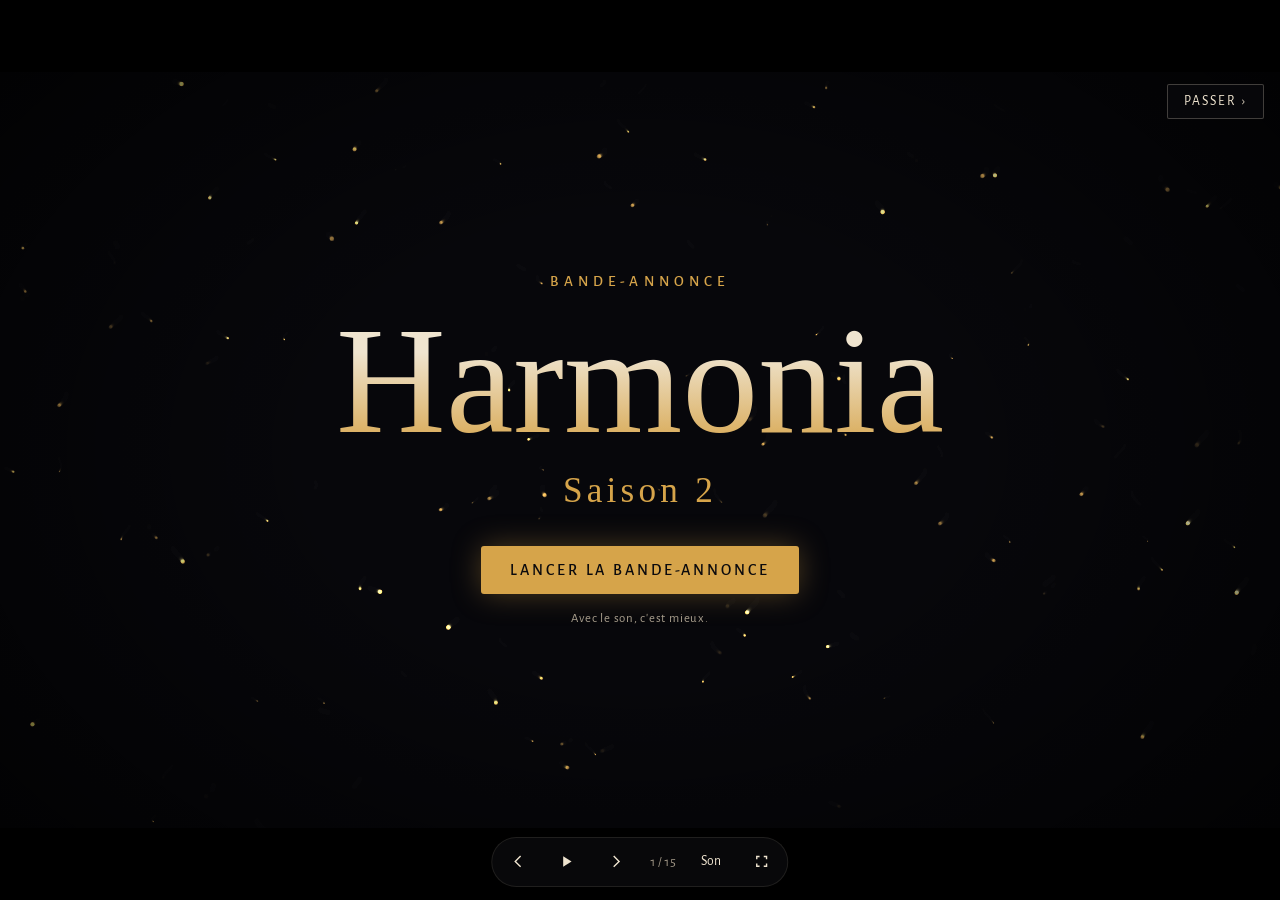
<file: index.html>
<!doctype html>
<html lang="fr">
<head>
<meta charset="utf-8">
<meta name="viewport" content="width=device-width, initial-scale=1, viewport-fit=cover">
<title>Harmonia — Jeux</title>
<script>
  // Bande-annonce obligatoire : tant que le joueur n'a pas vu CETTE version, l'accueil l'y envoie.
  // Changer VERSION_TEASER (et VERSION dans teaser/index.html) la fait revoir à tout le monde.
  (function () {
    var VERSION_TEASER = 's2-v1';
    var vue = (document.cookie.match(/(?:^|;\s*)harmonia_teaser=([^;]*)/) || [])[1];
    if (vue !== VERSION_TEASER) { try { vue = localStorage.getItem('harmonia_teaser'); } catch (e) {} }
    if (vue !== VERSION_TEASER) location.replace('teaser/index.html');
  })();
</script>
<link rel="preconnect" href="https://fonts.googleapis.com">
<link rel="preconnect" href="https://fonts.gstatic.com" crossorigin>
<link rel="stylesheet" href="https://fonts.googleapis.com/css2?family=IM+Fell+English:ital@0;1&family=IM+Fell+English+SC&family=Alegreya+Sans:wght@400;500&family=Noto+Sans+Runic&display=swap">
<style>
/* Mise en page : le seuil d'une porte naine. Un anneau de runes qui tourne derrière le titre, deux portes à pousser, le temps qui reste. */
:root {
  --nuit: #0d0b10;
  --pierre: #17141a;
  --parchemin: #efe4cf;
  --cendre: #a79d8c;
  --laiton: #d6a44a;
  --laiton-sombre: #7a5a22;
  --f-titre: "IM Fell English SC", "IM Fell English", Georgia, serif;
  --f-recit: "IM Fell English", Georgia, serif;
  --f-ui: "Alegreya Sans", "Segoe UI", system-ui, sans-serif;
  --f-rune: "Noto Sans Runic", "Segoe UI Historic", serif;
  color-scheme: dark;
}
* { box-sizing: border-box; }
html, body { min-height: 100%; }
body {
  margin: 0;
  background: radial-gradient(ellipse at 50% 30%, #1d1720 0%, var(--nuit) 65%) fixed, var(--nuit);
  color: var(--parchemin);
  font-family: var(--f-recit);
  overflow-x: hidden;
}
#toile { position: fixed; inset: 0; width: 100%; height: 100%; display: block; pointer-events: none; }
.vignette { position: fixed; inset: 0; pointer-events: none; background: radial-gradient(ellipse at center, transparent 40%, rgba(0,0,0,.7) 100%); }

main {
  position: relative;
  min-height: 100vh; min-height: 100dvh;
  display: flex; flex-direction: column; align-items: center; justify-content: center;
  gap: 2.4rem;
  padding: calc(env(safe-area-inset-top, 0px) + 3rem) 16px calc(env(safe-area-inset-bottom, 0px) + 3rem);
  text-align: center;
}

/* En-tête : anneau de runes + titre */
.sceau { position: relative; display: grid; place-items: center; width: min(560px, 92vw); aspect-ratio: 1 / .62; }
.anneau {
  position: absolute; left: 50%; top: 50%;
  width: min(460px, 86vw); aspect-ratio: 1; translate: -50% -50%;
  animation: tourne 120s linear infinite;
  opacity: .55;
}
.anneau text { font-family: var(--f-rune); font-size: 15px; fill: var(--laiton); }
.anneau circle { fill: none; stroke: var(--laiton-sombre); stroke-width: 1; }
@keyframes tourne { to { rotate: 360deg; } }
.titre { position: relative; display: flex; flex-direction: column; align-items: center; gap: .6rem; }
.lieu { font-family: var(--f-ui); font-weight: 500; font-size: clamp(.7rem, 1.8vw, .85rem); letter-spacing: .38em; text-transform: uppercase; color: var(--laiton); }
h1 {
  margin: 0; font-family: var(--f-titre); font-weight: 400;
  font-size: clamp(3.2rem, 13vw, 7.5rem); line-height: .95;
  background: linear-gradient(180deg, var(--parchemin) 30%, var(--laiton));
  -webkit-background-clip: text; background-clip: text; color: transparent;
  filter: drop-shadow(0 0 30px rgba(214,164,74,.25));
}
.accroche { margin: 0; font-style: italic; color: var(--cendre); font-size: clamp(1.05rem, 2.6vw, 1.35rem); }

/* Les deux portes */
.portes { display: grid; grid-template-columns: repeat(3, minmax(0, 1fr)); gap: 1.2rem; width: min(1040px, 100%); }
@media (max-width: 900px) { .portes { grid-template-columns: 1fr; width: min(520px, 100%); } }
.porte {
  position: relative; display: flex; flex-direction: column; gap: .55rem; align-items: flex-start; text-align: left;
  padding: 1.5rem 1.5rem 1.3rem;
  background: linear-gradient(160deg, rgba(40,33,38,.85), rgba(20,17,22,.9));
  border: 1px solid rgba(214,164,74,.28); border-radius: 3px;
  color: var(--parchemin); text-decoration: none;
  box-shadow: inset 0 1px 0 rgba(239,228,207,.05), 0 12px 40px rgba(0,0,0,.45);
  transition: border-color .3s ease, transform .3s ease, box-shadow .3s ease;
}
.porte::before, .porte::after {
  content: ""; position: absolute; width: 10px; height: 10px; border: 1px solid var(--laiton); opacity: .7;
}
.porte::before { top: 6px; left: 6px; border-right: 0; border-bottom: 0; }
.porte::after { bottom: 6px; right: 6px; border-left: 0; border-top: 0; }
.porte:hover, .porte:focus-visible {
  border-color: var(--laiton); transform: translateY(-3px);
  box-shadow: inset 0 1px 0 rgba(239,228,207,.08), 0 16px 50px rgba(0,0,0,.5), 0 0 40px rgba(214,164,74,.14);
}
.porte:focus-visible { outline: 2px solid var(--parchemin); outline-offset: 4px; }
.porte .rune { font-family: var(--f-rune); font-size: 1.6rem; color: var(--laiton); line-height: 1; }
.porte .genre { font-family: var(--f-ui); font-size: .72rem; letter-spacing: .28em; text-transform: uppercase; color: var(--cendre); }
.porte h2 { margin: 0; font-family: var(--f-titre); font-weight: 400; font-size: clamp(1.45rem, 3.4vw, 1.8rem); line-height: 1.1; }
.porte p { margin: 0; color: var(--cendre); font-size: 1.05rem; line-height: 1.45; }
.porte .entrer { margin-top: .4rem; font-family: var(--f-ui); font-size: .85rem; letter-spacing: .14em; text-transform: uppercase; color: var(--laiton); }
.porte .entrer::after { content: " →"; transition: margin .3s ease; }
.porte:hover .entrer::after { margin-left: .35rem; }

/* Compte à rebours */
.reprise { display: flex; flex-direction: column; align-items: center; gap: .8rem; }
.reprise .lieu { color: var(--cendre); }
.decompte { display: flex; gap: clamp(.9rem, 4vw, 2.2rem); }
.decompte div { display: flex; flex-direction: column; align-items: center; gap: .3rem; min-width: 3rem; }
.decompte b { font-family: var(--f-titre); font-weight: 400; color: var(--laiton); font-size: clamp(1.9rem, 6vw, 3rem); line-height: 1; font-variant-numeric: tabular-nums; }
.decompte span { font-family: var(--f-ui); font-size: .68rem; letter-spacing: .26em; text-transform: uppercase; color: var(--cendre); }
.decompte.fini { font-family: var(--f-titre); font-size: 1.6rem; color: var(--laiton); }

/* Entrée en scène */
.monte { opacity: 0; transform: translateY(12px); animation: monte 1.2s cubic-bezier(.2,.7,.2,1) forwards; animation-delay: var(--d, 0s); }
@keyframes monte { to { opacity: 1; transform: none; } }
@media (prefers-reduced-motion: reduce) {
  .monte { animation: none; opacity: 1; transform: none; }
  .anneau { animation: none; }
}
</style>
</head>
<body>
<canvas id="toile" aria-hidden="true"></canvas>
<div class="vignette"></div>

<main>
  <header class="sceau">
    <svg class="anneau" viewBox="0 0 400 400" aria-hidden="true">
      <defs><path id="cercle" d="M200,200 m-170,0 a170,170 0 1,1 340,0 a170,170 0 1,1 -340,0"/></defs>
      <circle cx="200" cy="200" r="188"/>
      <circle cx="200" cy="200" r="152"/>
      <!-- Alphabet runique propre au site : la table se trouve ailleurs sur le site. -->
      <text><textPath href="#cercle" textLength="1060" lengthAdjust="spacing">ᚦᛂ ᛫ ᛅᚫᛅ ᛫ ᛦᛣ ᛫ ᛅᚾ ᛫ ᛩ ᛫ ᚬᛦᚦᛅ ᛫ ᛦᛜᛦ ᛭ ᛁᛑᚱᛌᛣ ᛫ ᚽᛂᛕᛣᛊ ᛫ ᚿᛂᛁᛈᛡᚬ ᛫ ᛅᚬᚬᛂᛊ ᛫ ᛡᚬᛜᚿᛟᛅ ᛫ ᛅᛑᛈᛐ ᛫ ᛜᛟᛐ ᛫ ᛜᚽᛈᚱ ᛫ ᛌᛣᛈ ᛭</textPath></text>
    </svg>
    <div class="titre">
      <div class="lieu monte" style="--d:.1s">Karak-Durn · Gravathor</div>
      <h1 class="monte" style="--d:.35s">Harmonia</h1>
      <p class="accroche monte" style="--d:.8s">Quelque chose se prépare sous la montagne.</p>
    </div>
  </header>

  <nav class="portes" aria-label="Les jeux">
    <a class="porte monte" style="--d:1.1s" href="recap/index.html">
      <span class="rune" aria-hidden="true">ᛉ</span>
      <span class="genre">Récit · Saison 1</span>
      <h2>Précédemment dans Harmonia</h2>
      <p>De Valperce au Train Frelon : tout ce qui s'est passé avant la reprise.</p>
      <span class="entrer">Revoir le récit</span>
    </a>
    <a class="porte monte" style="--d:1.3s" href="sept-sceaux/index.html">
      <span class="rune" aria-hidden="true">ᛟ</span>
      <span class="genre">Énigmes · Teaser saison 2</span>
      <h2>Les Sept Sceaux</h2>
      <p>Une porte de chambre forte naine, sept sceaux à briser. Chacun plus coriace que le précédent.</p>
      <span class="entrer">Approcher la porte</span>
    </a>
    <a class="porte monte" style="--d:1.5s" href="teaser/index.html">
      <span class="rune" aria-hidden="true">ᚷ</span>
      <span class="genre">Bande-annonce · Saison 2</span>
      <h2>Gravathor</h2>
      <p>Le Train Frelon entre en gare. Les portes vont se fermer.</p>
      <span class="entrer">Revoir la bande-annonce</span>
    </a>
  </nav>

  <section class="reprise monte" style="--d:1.8s">
    <div class="lieu">La saison 2 reprend dans</div>
    <div class="decompte" id="decompte" role="timer" aria-label="Temps restant avant la saison 2">
      <div><b id="dj">--</b><span>jours</span></div>
      <div><b id="dh">--</b><span>heures</span></div>
      <div><b id="dm">--</b><span>minutes</span></div>
      <div><b id="ds">--</b><span>secondes</span></div>
    </div>
  </section>
</main>

<script>
(() => {
  // Compte à rebours : samedi 10/10/2026 à 23h59, heure de Paris (même échéance que les Profondeurs des Sept Sceaux)
  const REPRISE = new Date('2026-10-10T23:59:00+02:00');
  const boite = document.getElementById('decompte');
  const deux = n => String(n).padStart(2, '0');
  (function decompte() {
    const reste = REPRISE - Date.now();
    if (reste <= 0) { boite.classList.add('fini'); boite.textContent = 'La saison 2 a commencé'; return; }
    const s = Math.floor(reste / 1000);
    document.getElementById('dj').textContent = Math.floor(s / 86400);
    document.getElementById('dh').textContent = deux(Math.floor(s / 3600) % 24);
    document.getElementById('dm').textContent = deux(Math.floor(s / 60) % 60);
    document.getElementById('ds').textContent = deux(s % 60);
    setTimeout(decompte, 1000 - (Date.now() % 1000));
  })();

  // Braises qui montent
  const cv = document.getElementById('toile'), cx = cv.getContext('2d');
  const calme = matchMedia('(prefers-reduced-motion: reduce)').matches;
  let W, H, dpr;
  const taille = () => { dpr = Math.min(devicePixelRatio || 1, 2); W = cv.width = innerWidth * dpr; H = cv.height = innerHeight * dpr; };
  addEventListener('resize', taille); taille();
  const neuve = (p = {}) => Object.assign(p, { x: Math.random() * W, y: Math.random() * H, r: (Math.random() * 1.7 + .4) * dpr, v: Math.random() * .6 + .2, a: Math.random(), ph: Math.random() * 6.28 });
  const parts = Array.from({ length: calme ? 30 : 110 }, () => neuve());
  let t0 = 0;
  function dessin(t) {
    const dt = Math.min(50, t - t0) / 16.7; t0 = t;
    cx.clearRect(0, 0, W, H);
    const vit = calme ? .2 : 1;
    for (const p of parts) {
      p.ph += .02 * dt;
      p.y -= p.v * 1.1 * dt * dpr * vit; p.x += Math.sin(p.ph) * .35 * dpr * vit;
      if (p.y < -10) { neuve(p); p.y = H + 5; }
      const c = .45 + .55 * Math.sin(p.ph * 1.7 + p.a * 6);
      cx.fillStyle = `rgba(214,164,74,${(.2 + .6 * p.a) * c})`;
      cx.beginPath(); cx.arc(p.x, p.y, p.r, 0, 6.283); cx.fill();
    }
    requestAnimationFrame(dessin);
  }
  requestAnimationFrame(dessin);
})();
</script>
</body>
</html>
</file>
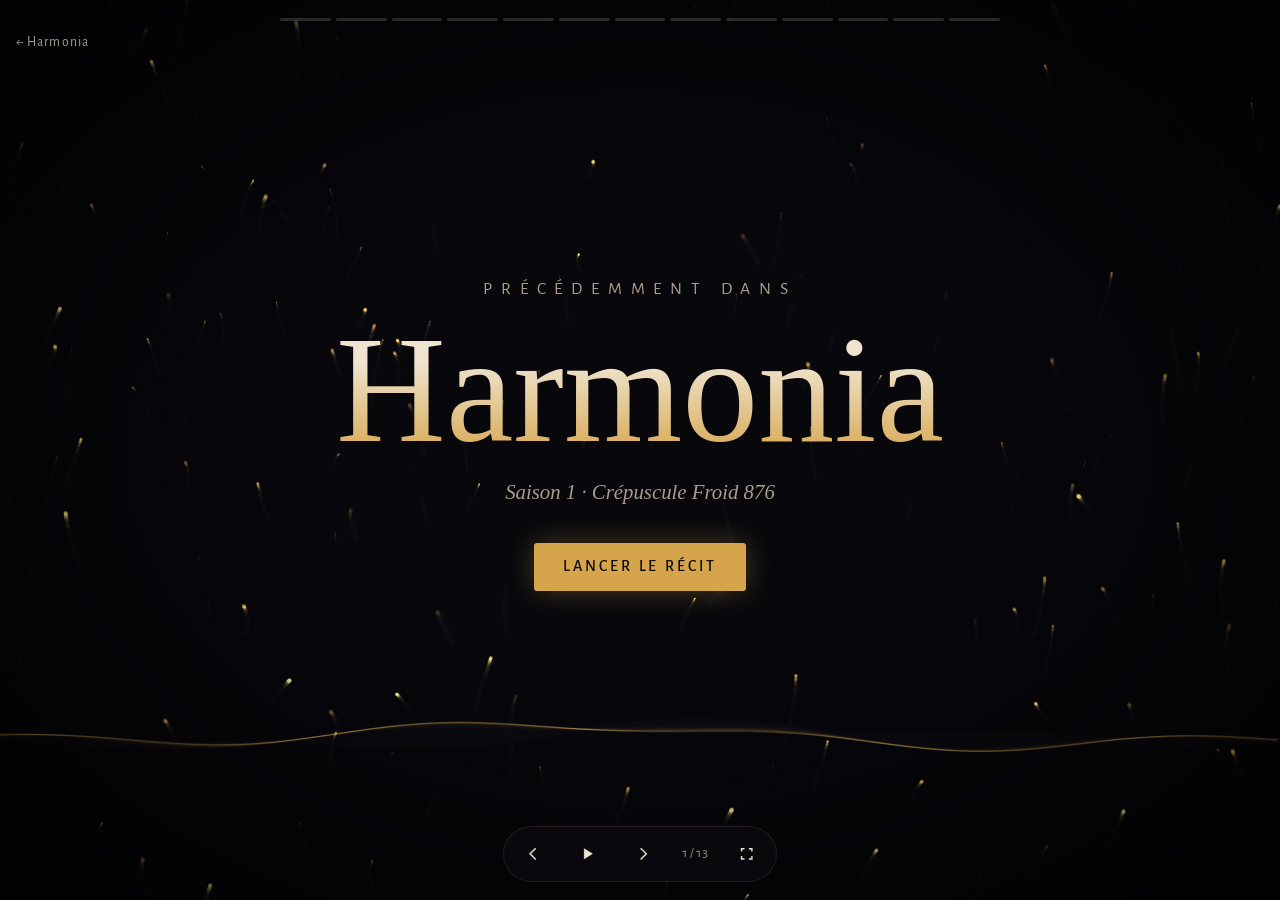
<file: recap/index.html>
<!doctype html>
<html lang="fr">
<head>
<meta charset="utf-8">
<meta name="viewport" content="width=device-width, initial-scale=1, viewport-fit=cover">
<title>Précédemment dans Harmonia</title>
<link rel="preconnect" href="https://fonts.googleapis.com">
<link rel="preconnect" href="https://fonts.gstatic.com" crossorigin>
<link rel="stylesheet" href="https://fonts.googleapis.com/css2?family=IM+Fell+English:ital@0;1&family=IM+Fell+English+SC&family=Alegreya+Sans:wght@400;500;700&display=swap">
<style>
/* Mise en page : une salle obscure. Une scène à la fois, plein écran, texte centré sur une toile de braises. */
:root {
  --nuit: #0d0b10;         /* fond, noir d'encre légèrement violacé */
  --parchemin: #efe4cf;    /* texte principal */
  --cendre: #a79d8c;       /* texte secondaire */
  --laiton: #d6a44a;       /* accent : technomagie, laiton des nains */
  --obsidienne: #9a6bd1;   /* violet de la Branche Obsidienne */
  --voile: rgba(13, 11, 16, .72);
  --f-titre: "IM Fell English SC", "IM Fell English", Georgia, "Times New Roman", serif;
  --f-recit: "IM Fell English", Georgia, "Times New Roman", serif;
  --f-ui: "Alegreya Sans", "Segoe UI", system-ui, sans-serif;
  color-scheme: dark;
}
html, body { height: 100%; }
body {
  margin: 0;
  background: var(--nuit);
  color: var(--parchemin);
  font-family: var(--f-recit);
  overflow: hidden;
}
#toile { position: fixed; inset: 0; width: 100%; height: 100%; display: block; }
.vignette {
  position: fixed; inset: 0; pointer-events: none;
  background: radial-gradient(ellipse at center, transparent 35%, rgba(0,0,0,.78) 100%);
}

.scene {
  position: fixed; inset: 0;
  display: flex; flex-direction: column; align-items: center; justify-content: center;
  gap: 1.1rem;
  padding: 5rem max(16px, 6vw) 7rem;
  text-align: center;
  opacity: 0; visibility: hidden;
  transition: opacity 1.1s ease, visibility 0s linear 1.1s;
}
.scene.active { opacity: 1; visibility: visible; transition: opacity 1.1s ease, visibility 0s; }

.kicker {
  font-family: var(--f-ui); font-weight: 500;
  font-size: clamp(.72rem, 1.6vw, .95rem);
  letter-spacing: .32em; text-transform: uppercase;
  color: var(--laiton);
}
.scene h2 {
  margin: 0;
  font-family: var(--f-titre); font-weight: 400;
  font-size: clamp(2rem, 6.4vw, 4.6rem);
  line-height: 1.02; text-wrap: balance;
  max-width: 18ch;
  text-shadow: 0 0 40px rgba(214,164,74,.25);
}
.scene .lignes { display: flex; flex-direction: column; gap: .7rem; max-width: 38rem; }
.scene p {
  margin: 0;
  font-size: clamp(1.05rem, 2.3vw, 1.45rem);
  line-height: 1.45; color: var(--parchemin); text-wrap: pretty;
}
.scene p.bas { color: var(--cendre); font-style: italic; }
.scene b { color: var(--laiton); font-weight: 400; }
.scene .ob { color: var(--obsidienne); }
.sep { width: 4rem; height: 1px; background: linear-gradient(90deg, transparent, var(--laiton), transparent); }

/* Apparitions : chaque élément entre au signal de la scène active */
.scene .r { opacity: 0; transform: translateY(14px); filter: blur(6px); }
.scene.active .r { animation: entre 1.2s cubic-bezier(.2,.7,.2,1) forwards; animation-delay: calc(var(--i, 0) * .9s + .35s); }
@keyframes entre { to { opacity: 1; transform: none; filter: blur(0); } }
.scene.active h2.r { animation-name: entreTitre; animation-duration: 1.8s; }
@keyframes entreTitre {
  from { opacity: 0; letter-spacing: .3em; filter: blur(10px); transform: none; }
  to { opacity: 1; letter-spacing: 0; filter: blur(0); transform: none; }
}

/* Écran titre */
.ouverture .pre { font-family: var(--f-ui); letter-spacing: .5em; text-transform: uppercase; font-size: clamp(.8rem, 2vw, 1.1rem); color: var(--cendre); }
.ouverture h1 {
  margin: 0; font-family: var(--f-titre); font-weight: 400;
  font-size: clamp(3.2rem, 13vw, 9.5rem); line-height: .95;
  background: linear-gradient(180deg, var(--parchemin) 30%, var(--laiton));
  -webkit-background-clip: text; background-clip: text; color: transparent;
}
.ouverture .sous { font-style: italic; color: var(--cendre); font-size: clamp(1rem, 2.2vw, 1.3rem); }
.lancer {
  margin-top: 1.4rem;
  font-family: var(--f-ui); font-size: 1rem; font-weight: 500; letter-spacing: .18em; text-transform: uppercase;
  color: var(--nuit); background: var(--laiton);
  border: 0; border-radius: 2px; padding: .85rem 1.8rem; cursor: pointer;
  box-shadow: 0 0 0 1px var(--laiton), 0 0 30px rgba(214,164,74,.35);
}
.lancer:hover { filter: brightness(1.1); }
.lancer:focus-visible, .ctl:focus-visible { outline: 2px solid var(--parchemin); outline-offset: 3px; }

/* Barre de progression façon « chapitres » */
.progres {
  position: fixed; left: 50%; transform: translateX(-50%);
  top: calc(env(safe-area-inset-top, 0px) + 18px);
  width: min(720px, calc(100% - 32px));
  display: flex; gap: 5px;
}
.progres span { flex: 1; height: 3px; background: rgba(239,228,207,.16); border-radius: 2px; overflow: hidden; }
.progres span i { display: block; height: 100%; width: 0; background: var(--laiton); }

.commandes {
  position: fixed; left: 50%; transform: translateX(-50%);
  bottom: calc(env(safe-area-inset-bottom, 0px) + 18px);
  display: flex; gap: .5rem; align-items: center;
  padding: .4rem; background: var(--voile); border: 1px solid rgba(239,228,207,.1); border-radius: 999px;
  backdrop-filter: blur(6px);
  transition: opacity .6s ease;
}
body.cache-ui .commandes, body.cache-ui .progres { opacity: 0; }
.ctl {
  font-family: var(--f-ui); font-size: .9rem; color: var(--parchemin);
  background: transparent; border: 0; border-radius: 999px;
  min-width: 2.6rem; height: 2.6rem; padding: 0 .9rem; cursor: pointer;
}
.ctl:hover { background: rgba(239,228,207,.1); }
.ctl svg { width: 1.1rem; height: 1.1rem; vertical-align: middle; fill: currentColor; }
.compteur { font-family: var(--f-ui); font-size: .8rem; color: var(--cendre); font-variant-numeric: tabular-nums; padding: 0 .5rem; }

/* Compte à rebours de la saison 2 */
.decompte { display: flex; gap: clamp(.8rem, 3vw, 2rem); justify-content: center; margin-top: .6rem; }
.decompte div { display: flex; flex-direction: column; align-items: center; gap: .3rem; min-width: 3.2rem; }
.decompte b {
  font-family: var(--f-titre); font-weight: 400; color: var(--laiton);
  font-size: clamp(2rem, 6vw, 3.6rem); line-height: 1; font-variant-numeric: tabular-nums;
  text-shadow: 0 0 24px rgba(214,164,74,.35);
}
.decompte span { font-family: var(--f-ui); font-size: clamp(.62rem, 1.4vw, .78rem); letter-spacing: .28em; text-transform: uppercase; color: var(--cendre); }
.decompte.fini { font-family: var(--f-titre); font-size: clamp(1.4rem, 4vw, 2.4rem); color: var(--laiton); }

.retour { position: fixed; z-index: 2; top: calc(env(safe-area-inset-top, 0px) + 34px); left: 16px; font-family: var(--f-ui); font-size: .85rem; letter-spacing: .08em; color: var(--cendre); text-decoration: none; transition: opacity .6s ease; }
.retour:hover { color: var(--laiton); }
body.cache-ui .retour { opacity: 0; }

@media (prefers-reduced-motion: reduce) {
  .scene.active .r, .scene.active h2.r { animation: none; opacity: 1; transform: none; filter: none; }
}
</style>
</head>
<body>
<a class="retour" href="../index.html">← Harmonia</a>

<canvas id="toile" aria-hidden="true"></canvas>
<div class="vignette"></div>

<main id="scenes">
  <!-- 0 : ouverture -->
  <section class="scene ouverture active" data-mode="braises" data-teinte="laiton" data-duree="6000">
    <div class="pre r" style="--i:0">Précédemment dans</div>
    <h1 class="r" style="--i:.6">Harmonia</h1>
    <div class="sous r" style="--i:1.4">Saison 1 · Crépuscule Froid 876</div>
    <button class="lancer r" style="--i:2" id="lancer" type="button">Lancer le récit</button>
  </section>

  <section class="scene" data-mode="braises" data-teinte="laiton">
    <div class="kicker r">Valperce · 04/02/876</div>
    <h2 class="r" style="--i:.5">Accusés à tort</h2>
    <div class="lignes">
      <p class="r" style="--i:1.4">Le culte des <b>Arches du Renouveau</b> tombe. Son chef est vaincu.</p>
      <p class="r" style="--i:2.3">La vraie coupable, <b>Erindis Solastre</b>, est démasquée. Les aveux sont filmés, l'innocence du groupe proclamée dans toute la ville.</p>
      <p class="r bas" style="--i:3.2">Mais dans l'ombre, quelqu'un a vu leurs visages.</p>
    </div>
  </section>

  <section class="scene" data-mode="braises" data-teinte="laiton">
    <div class="kicker r">Le dîner de Lord Xavier Valcaris</div>
    <h2 class="r" style="--i:.5">Le Cercle des Veilleurs</h2>
    <div class="lignes">
      <p class="r" style="--i:1.4">Une invitation, un banquet, des bagues offertes sur un plateau.</p>
      <p class="r" style="--i:2.3">Cette nuit-là, la bague mord le doigt. Elle ne s'enlève plus, et un pseudonyme se grave à l'intérieur.</p>
      <p class="r bas" style="--i:3.2">Tous la portent. Sauf Lyria et Larian.</p>
    </div>
  </section>

  <section class="scene" data-mode="braises" data-teinte="laiton">
    <div class="kicker r">Première mission du Cercle</div>
    <h2 class="r" style="--i:.5">Le Coffre de Mnémarèse</h2>
    <div class="lignes">
      <p class="r" style="--i:1.4">À livrer à la guilde des marchands de la capitale naine, à un certain <b>SORRA</b>.</p>
      <p class="r" style="--i:2.3">Dans une caverne au sud de Valperce, les <b>Lueurs Vaines</b> sont pulvérisées. Le groupe repart avec le coffre et un parchemin d'invocation planaire, complet à <b>3/7</b>.</p>
    </div>
  </section>

  <section class="scene" data-mode="lueurs" data-teinte="obsidienne">
    <div class="kicker r">Chez l'alchimiste</div>
    <h2 class="r" style="--i:.5">Quelques effets secondaires</h2>
    <div class="lignes">
      <p class="r" style="--i:1.4">Des cheveux qui s'enroulent autour de tout. Un corps qui refuse de couler. Des gestes si dramatiques que la discrétion devient impossible.</p>
      <p class="r bas" style="--i:2.4">Koma, lui, n'a plus jamais marché droit.</p>
    </div>
  </section>

  <section class="scene" data-mode="lueurs" data-teinte="laiton">
    <div class="kicker r">La fosse · Le Refuge Déphasé</div>
    <h2 class="r" style="--i:.5">L'héritage d'Aelys Vhorian</h2>
    <div class="lignes">
      <p class="r" style="--i:1.4">Le père de la technomagie leur parle à travers le temps.</p>
      <p class="r" style="--i:2.3">C'est lui qui sut capturer le <b>Chant des Cieux</b> et l'enfermer dans un cristal, au cœur de la <b>Citadelle de Braem-Valor</b>.</p>
    </div>
  </section>

  <section class="scene" data-mode="houle" data-teinte="mer">
    <div class="kicker r">Tréfange</div>
    <h2 class="r" style="--i:.5">Le kraken est mort</h2>
    <div class="lignes">
      <p class="r" style="--i:1.4">Le port leur doit une fière chandelle. Et trois pierres à aiguiser.</p>
    </div>
  </section>

  <section class="scene" data-mode="braises" data-teinte="sang">
    <div class="kicker r">Forteresse de Briselince · 10/02/876</div>
    <h2 class="r" style="--i:.5">Le prix des serments</h2>
    <div class="lignes">
      <p class="r" style="--i:1.4">Larian jure la chasteté. Kagé jure de ne plus être lâche. Rompre ces serments coûtera un membre.</p>
      <p class="r" style="--i:2.4">Kagé tranche son propre bras et le confie à <b>8run0</b>, le Conservateur du Silence.</p>
      <p class="r" style="--i:3.3">Anor défie en duel le haut placé dont les traces menaient au mausolée. Trois coups de fouet. Il reste debout avec un seul point de vie.</p>
      <p class="r bas" style="--i:4.2">Larian et Varynor éveillent leur Transcendance.</p>
    </div>
  </section>

  <section class="scene" data-mode="vision" data-teinte="obsidienne">
    <div class="kicker r">Une vision du futur</div>
    <h2 class="r" style="--i:.5">Alix Gontran</h2>
    <div class="lignes">
      <p class="r" style="--i:1.4">L'Éminence de l'Ombre a désormais un nom. Et Kagé reconnaît son odeur.</p>
      <p class="r" style="--i:2.3">Dans ce futur, <b>Zeyrion, le Premier Écho</b>, tombe sous leurs coups. Koma y porte des écailles vert émeraude.</p>
      <p class="r bas" style="--i:3.3">Puis la vision s'arrête.</p>
    </div>
  </section>

  <section class="scene" data-mode="sable" data-teinte="sable">
    <div class="kicker r">Le désert · La Pierre Soleil</div>
    <h2 class="r" style="--i:.5">Moussym contre Longterroi</h2>
    <div class="lignes">
      <p class="r" style="--i:1.4">Le conseiller Edgard trahit les Moussym. Il allume toutes les urnes, et Varynor l'abat.</p>
      <p class="r" style="--i:2.3">Un ver des sables offre une nouvelle coupe de cheveux à Varynor et à Ravoka.</p>
      <p class="r bas" style="--i:3.2">Au Bastion de Fomane, pour avoir sauvé la foule du marché, on leur tend des billets de train.</p>
    </div>
  </section>

  <section class="scene" data-mode="vitesse" data-teinte="laiton">
    <div class="kicker r">Le Train Frelon · Direction Gravathor</div>
    <h2 class="r" style="--i:.5">Tout le monde à bord</h2>
    <div class="lignes">
      <p class="r" style="--i:1.4">Le commandant nain est des Veilleurs. Il leur confie une alarme, au cas où la cargaison serait attaquée.</p>
      <p class="r" style="--i:2.3">Elle l'est. Des silhouettes en <span class="ob">violet</span>, une bagarre générale au wagon-restaurant.</p>
      <p class="r bas" style="--i:3.2">Koma a perdu sa pièce porte-bonheur. Varynor en dessine le symbole : celui de sa famille, au clan des Dragons.</p>
    </div>
  </section>

  <section class="scene" data-mode="vision" data-teinte="obsidienne">
    <div class="kicker r">Dans l'orbe</div>
    <h2 class="r" style="--i:.5">La Branche <span class="ob">Obsidienne</span></h2>
    <div class="lignes">
      <p class="r" style="--i:1.4"><b>Kael</b>, <b>Mirel</b>, <b>Dregar</b>, <b>Syris</b>. Quatre transcendants qui refusent que les Veilleurs mettent la main sur le Chant.</p>
      <p class="r" style="--i:2.4">Ils s'enfuient avec l'orbe.</p>
      <p class="r bas" style="--i:3.3">Et laissent l'or derrière eux.</p>
    </div>
  </section>

  <section class="scene ouverture" data-mode="vitesse" data-teinte="laiton" data-duree="9000">
    <div class="kicker r">18/02/876 · 12h30</div>
    <h2 class="r" style="--i:.5">Le train file vers Gravathor</h2>
    <div class="sep r" style="--i:1.4"></div>
    <div class="sous r" style="--i:1.8">Harmonia · Saison 2</div>
    <div class="decompte r" style="--i:2.6" id="decompte" role="timer" aria-label="Temps restant avant la saison 2">
      <div><b id="dj">--</b><span>jours</span></div>
      <div><b id="dh">--</b><span>heures</span></div>
      <div><b id="dm">--</b><span>minutes</span></div>
      <div><b id="ds">--</b><span>secondes</span></div>
    </div>
  </section>
</main>

<div class="progres" id="progres" aria-hidden="true"></div>

<nav class="commandes" aria-label="Commandes du récit">
  <button class="ctl" id="prec" type="button" aria-label="Scène précédente"><svg viewBox="0 0 24 24"><path d="M15.5 5 8.5 12l7 7-1.4 1.4L5.7 12l8.4-8.4z"/></svg></button>
  <button class="ctl" id="lecture" type="button" aria-label="Lecture"><svg viewBox="0 0 24 24" id="icoLecture"><path d="M7 4.5v15l12-7.5z"/></svg></button>
  <button class="ctl" id="suiv" type="button" aria-label="Scène suivante"><svg viewBox="0 0 24 24"><path d="M8.5 5l7 7-7 7 1.4 1.4 8.4-8.4-8.4-8.4z"/></svg></button>
  <span class="compteur" id="compteur">1 / 13</span>
  <button class="ctl" id="plein" type="button" aria-label="Plein écran"><svg viewBox="0 0 24 24"><path d="M4 9V4h5v2H6v3zm11-5h5v5h-2V6h-3zM6 15v3h3v2H4v-5zm12 0h2v5h-5v-2h3z"/></svg></button>
</nav>

<script>
(() => {
  const scenes = [...document.querySelectorAll('.scene')];
  const progres = document.getElementById('progres');
  const compteur = document.getElementById('compteur');
  const btnLecture = document.getElementById('lecture');
  const ico = document.getElementById('icoLecture');
  const calme = matchMedia('(prefers-reduced-motion: reduce)').matches;

  // Durée : assez pour lire à voix haute, calculée sur la longueur du texte
  const durees = scenes.map(s => +s.dataset.duree || Math.max(7000, s.textContent.trim().length * 62 + 3500));
  scenes.forEach(() => { const b = document.createElement('span'); b.appendChild(document.createElement('i')); progres.appendChild(b); });
  const barres = [...progres.querySelectorAll('i')];

  let idx = 0, enLecture = false, ecoule = 0, dernier = 0;

  function montrer(n) {
    idx = Math.max(0, Math.min(scenes.length - 1, n));
    scenes.forEach((s, i) => {
      s.classList.toggle('active', i === idx);
      if (i === idx) { s.querySelectorAll('.r').forEach(el => { el.style.animation = 'none'; el.offsetHeight; el.style.animation = ''; }); }
    });
    barres.forEach((b, i) => b.style.width = i < idx ? '100%' : '0');
    compteur.textContent = (idx + 1) + ' / ' + scenes.length;
    ecoule = 0;
    ambiance(scenes[idx].dataset.mode, scenes[idx].dataset.teinte);
  }
  function lecture(v) {
    enLecture = v;
    ico.innerHTML = v ? '<path d="M6 4.5h4v15H6zm8 0h4v15h-4z"/>' : '<path d="M7 4.5v15l12-7.5z"/>';
    btnLecture.setAttribute('aria-label', v ? 'Pause' : 'Lecture');
    dernier = performance.now();
  }
  function tic(t) {
    if (enLecture) {
      ecoule += t - dernier;
      barres[idx].style.width = Math.min(100, ecoule / durees[idx] * 100) + '%';
      if (ecoule >= durees[idx]) {
        if (idx < scenes.length - 1) montrer(idx + 1); else lecture(false);
      }
    }
    dernier = t;
    requestAnimationFrame(tic);
  }
  requestAnimationFrame(tic);

  document.getElementById('lancer').addEventListener('click', () => { montrer(1); lecture(true); });
  btnLecture.addEventListener('click', () => {
    if (!enLecture && idx === scenes.length - 1) montrer(0);
    if (!enLecture && idx === 0) montrer(1);
    lecture(!enLecture);
  });
  document.getElementById('prec').addEventListener('click', () => montrer(idx - 1));
  document.getElementById('suiv').addEventListener('click', () => montrer(idx + 1));
  document.getElementById('plein').addEventListener('click', () => {
    const p = document.fullscreenElement ? document.exitFullscreen() : document.documentElement.requestFullscreen?.();
    p?.catch?.(() => {});
  });
  addEventListener('keydown', e => {
    if (e.key === 'ArrowRight') montrer(idx + 1);
    else if (e.key === 'ArrowLeft') montrer(idx - 1);
    else if (e.key === ' ' && e.target.tagName !== 'BUTTON') { e.preventDefault(); btnLecture.click(); }
    else if (e.key === 'f' || e.key === 'F') document.getElementById('plein').click();
  });

  // Les commandes s'effacent pendant la lecture, reviennent au mouvement de la souris
  let minuteur;
  const reveil = () => { document.body.classList.remove('cache-ui'); clearTimeout(minuteur); minuteur = setTimeout(() => { if (enLecture) document.body.classList.add('cache-ui'); }, 2500); };
  ['mousemove', 'touchstart', 'keydown'].forEach(ev => addEventListener(ev, reveil, { passive: true }));

  /* ---------- Toile d'ambiance ---------- */
  const cv = document.getElementById('toile'), cx = cv.getContext('2d');
  const TEINTES = {
    laiton: [214, 164, 74], obsidienne: [154, 107, 209], mer: [92, 170, 190],
    sang: [200, 70, 50], sable: [222, 180, 110]
  };
  let W, H, dpr, parts = [], mode = 'braises', couleur = TEINTES.laiton.slice(), cible = TEINTES.laiton;
  function taille() {
    dpr = Math.min(devicePixelRatio || 1, 2);
    W = cv.width = innerWidth * dpr; H = cv.height = innerHeight * dpr;
  }
  addEventListener('resize', taille); taille();
  const N = calme ? 40 : 160;
  function neuve(p = {}) {
    p.x = Math.random() * W; p.y = Math.random() * H;
    p.r = (Math.random() * 1.8 + .4) * dpr; p.v = Math.random() * .6 + .2;
    p.a = Math.random(); p.ph = Math.random() * 6.28; return p;
  }
  for (let i = 0; i < N; i++) parts.push(neuve());
  function ambiance(m, t) { mode = m || 'braises'; cible = TEINTES[t] || TEINTES.laiton; }

  let t0 = 0;
  function dessin(t) {
    const dt = Math.min(50, t - t0) / 16.7; t0 = t;
    for (let k = 0; k < 3; k++) couleur[k] += (cible[k] - couleur[k]) * .03;
    const [r, g, b] = couleur.map(Math.round);
    cx.globalCompositeOperation = 'source-over';
    cx.fillStyle = mode === 'vitesse' ? 'rgba(13,11,16,.28)' : 'rgba(13,11,16,.22)';
    cx.fillRect(0, 0, W, H);
    cx.globalCompositeOperation = 'lighter';
    const vit = calme ? .25 : 1;
    for (const p of parts) {
      p.ph += .02 * dt;
      if (mode === 'braises') { p.y -= p.v * 1.2 * dt * dpr * vit; p.x += Math.sin(p.ph) * .4 * dpr * vit; }
      else if (mode === 'lueurs') { p.y -= p.v * .35 * dt * dpr * vit; p.x += Math.cos(p.ph * .7) * .3 * dpr * vit; }
      else if (mode === 'vision') { const dx = p.x - W / 2, dy = p.y - H / 2; p.x += (-dy * .0016 + dx * .0012) * dt * vit; p.y += (dx * .0016 + dy * .0012) * dt * vit; }
      else if (mode === 'houle') { p.x += p.v * .6 * dt * dpr * vit; p.y += Math.sin(p.ph + p.x * .004) * .6 * dpr * vit; }
      else if (mode === 'sable') { p.x += p.v * 2.4 * dt * dpr * vit; p.y += (Math.sin(p.ph) * .3 + .25) * dpr * vit; }
      else if (mode === 'vitesse') { p.x -= p.v * 16 * dt * dpr * vit; }
      if (p.y < -10 || p.y > H + 10 || p.x < -60 || p.x > W + 60) {
        neuve(p);
        if (mode === 'braises' || mode === 'lueurs') p.y = H + 5;
        if (mode === 'vitesse') p.x = W + 40;
        if (mode === 'houle' || mode === 'sable') p.x = -20;
      }
      const clign = .45 + .55 * Math.sin(p.ph * 1.7 + p.a * 6);
      cx.fillStyle = `rgba(${r},${g},${b},${(.25 + .6 * p.a) * clign})`;
      if (mode === 'vitesse') {
        cx.fillRect(p.x, p.y, p.v * 70 * dpr, p.r * .7);
      } else {
        cx.beginPath(); cx.arc(p.x, p.y, p.r, 0, 6.283); cx.fill();
      }
    }
    // Le Chant des Cieux : une onde qui court en bas de l'écran
    cx.strokeStyle = `rgba(${r},${g},${b},.18)`; cx.lineWidth = 1.2 * dpr; cx.beginPath();
    const base = H * .82, amp = 14 * dpr;
    for (let x = 0; x <= W; x += 6 * dpr) {
      const y = base + Math.sin(x * .006 / dpr + t * .0012) * amp * Math.sin(x / W * Math.PI) + Math.sin(x * .017 / dpr - t * .002) * amp * .35;
      x === 0 ? cx.moveTo(x, y) : cx.lineTo(x, y);
    }
    cx.stroke();
    requestAnimationFrame(dessin);
  }
  requestAnimationFrame(dessin);

  // Compte à rebours : samedi 10/10/2026 à 23h59, heure de Paris (même échéance que les Profondeurs des Sept Sceaux)
  const REPRISE = new Date('2026-10-10T23:59:00+02:00');
  const boite = document.getElementById('decompte');
  const deux = n => String(n).padStart(2, '0');
  function decompte() {
    const reste = REPRISE - Date.now();
    if (reste <= 0) { boite.classList.add('fini'); boite.textContent = 'La saison 2 a commencé'; return; }
    const s = Math.floor(reste / 1000);
    document.getElementById('dj').textContent = Math.floor(s / 86400);
    document.getElementById('dh').textContent = deux(Math.floor(s / 3600) % 24);
    document.getElementById('dm').textContent = deux(Math.floor(s / 60) % 60);
    document.getElementById('ds').textContent = deux(s % 60);
    setTimeout(decompte, 1000 - (Date.now() % 1000));
  }
  decompte();

  montrer(0);
})();
</script>
</body>
</html>
</file>
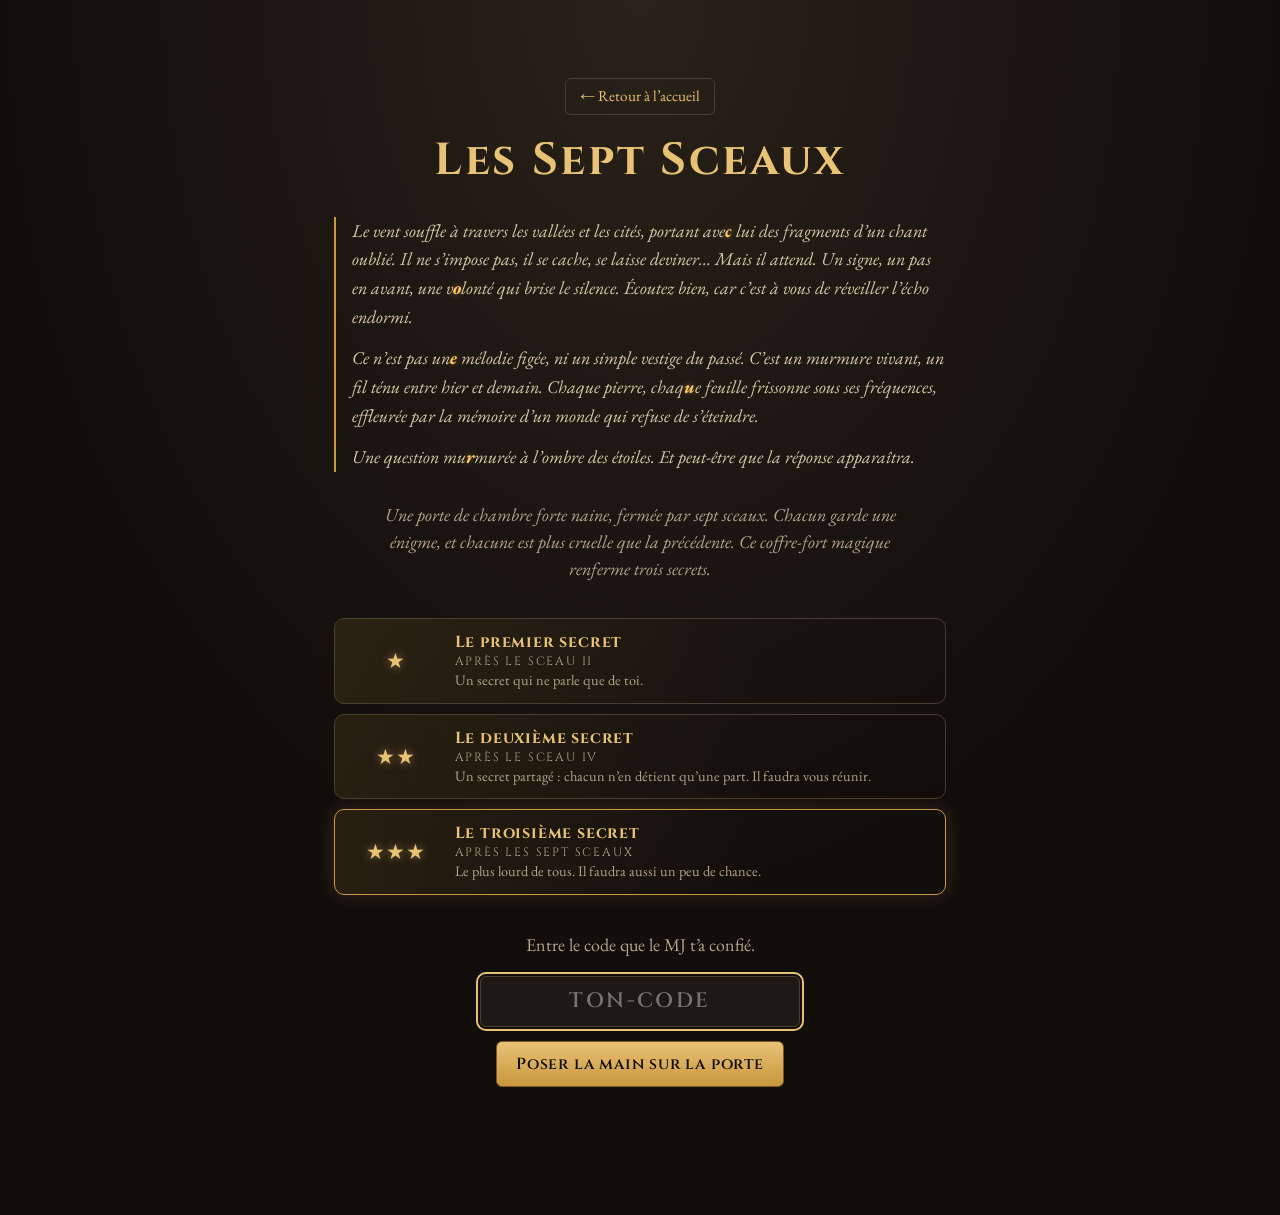
<file: sept-sceaux/index.html>
<!doctype html>
<html lang="fr">
<head>
<meta charset="utf-8">
<meta name="viewport" content="width=device-width, initial-scale=1, viewport-fit=cover">
<meta name="theme-color" content="#110e0b">
<title>Les Sept Sceaux</title>
<link rel="preconnect" href="https://fonts.googleapis.com">
<link rel="preconnect" href="https://fonts.gstatic.com" crossorigin>
<link href="https://fonts.googleapis.com/css2?family=Cinzel:wght@500;700&family=EB+Garamond:ital,wght@0,400;0,600;1,400&family=Noto+Sans+Runic&display=swap" rel="stylesheet">
<link rel="stylesheet" href="style.css?v=81">
</head>
<body>
<main id="app" aria-live="polite"></main>
<noscript><p class="noscript">Ce jeu a besoin de JavaScript.</p></noscript>
<script src="js/config.js?v=81"></script>
<script src="js/recompenses.js?v=81"></script>
<script src="js/moteur.js?v=81"></script>
<script src="js/sceau1-cadran.js?v=81"></script>
<script src="js/sceau2-engrenages.js?v=81"></script>
<script src="js/sceau3-garde.js?v=81"></script>
<script src="js/sceau4-inscription.js?v=81"></script>
<script src="js/sceau5-diapasons.js?v=81"></script>
<script src="js/sceau6-herse.js?v=81"></script>
<script src="js/sceau7-maitre.js?v=81"></script>
<script src="js/prof-clans.js?v=81"></script>
<script src="js/prof-ponts.js?v=81"></script>
<script src="js/prof-tapisserie.js?v=81"></script>
<script src="js/prof-lanternes.js?v=81"></script>
<script src="js/prof-glaces.js?v=81"></script>
<script src="js/prof-golem.js?v=81"></script>
<script src="js/prof-ecluses.js?v=81"></script>
<script src="js/prof-reseau.js?v=81"></script>
<script src="js/prof-miroirs.js?v=81"></script>
<script src="js/prof-registre.js?v=81"></script>
<script src="js/prof-enigme.js?v=81"></script>
<script src="js/bonus-quiz.js?v=81"></script>
<script src="js/bonus-chambres.js?v=81"></script>
</body>
</html>
</file>
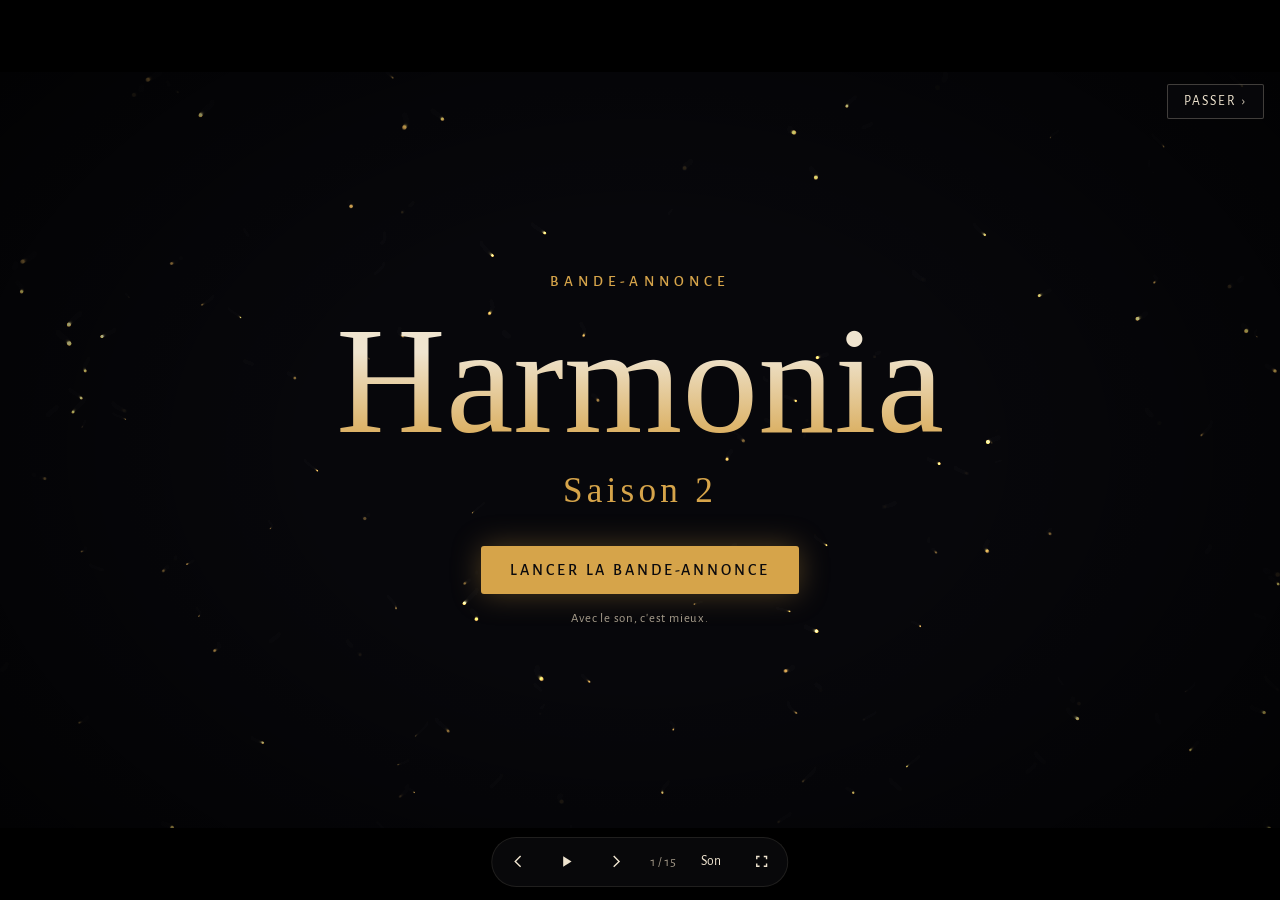
<file: teaser/index.html>
<!doctype html>
<html lang="fr">
<head>
<meta charset="utf-8">
<meta name="viewport" content="width=device-width, initial-scale=1, viewport-fit=cover">
<title>Harmonia Saison 2</title>
<link rel="preconnect" href="https://fonts.googleapis.com">
<link rel="preconnect" href="https://fonts.gstatic.com" crossorigin>
<link rel="stylesheet" href="https://fonts.googleapis.com/css2?family=IM+Fell+English:ital@0;1&family=IM+Fell+English+SC&family=Alegreya+Sans:wght@400;500;700&display=swap">
<style>
/* Mise en page : une bande-annonce au cinéma. Bandes noires, coupes sèches, une phrase à la fois sur une toile de vapeur et de poussière. */
:root {
  --nuit: #0b0a0d;
  --parchemin: #efe4cf;
  --cendre: #a79d8c;
  --laiton: #d6a44a;
  --braise: #e0703a;
  --f-titre: "IM Fell English SC", "IM Fell English", Georgia, "Times New Roman", serif;
  --f-recit: "IM Fell English", Georgia, "Times New Roman", serif;
  --f-ui: "Alegreya Sans", "Segoe UI", system-ui, sans-serif;
  color-scheme: dark;
}
html, body { height: 100%; }
body { margin: 0; background: var(--nuit); color: var(--parchemin); font-family: var(--f-recit); overflow: hidden; }
#toile { position: fixed; inset: 0; width: 100%; height: 100%; display: block; }
.vignette { position: fixed; inset: 0; pointer-events: none; background: radial-gradient(ellipse at center, transparent 35%, rgba(0,0,0,.82) 100%); }
.bande { position: fixed; left: 0; right: 0; height: 8vh; background: #000; z-index: 3; pointer-events: none; }
.bande.haut { top: 0; } .bande.bas { bottom: 0; }
.flash { position: fixed; inset: 0; background: var(--parchemin); opacity: 0; pointer-events: none; z-index: 2; }
.flash.go { animation: flash .55s ease-out; }
@keyframes flash { 0% { opacity: .75; } 100% { opacity: 0; } }

#scenes { position: fixed; inset: 0; }
#scenes.tremble { animation: tremble 2.6s ease-out; }
@keyframes tremble {
  0%, 100% { transform: none; }
  10% { transform: translate(-3px, 2px); } 20% { transform: translate(3px, -2px); }
  30% { transform: translate(-2px, -3px); } 40% { transform: translate(2px, 3px); }
  55% { transform: translate(-1px, 1px); } 70% { transform: translate(1px, -1px); }
}

.scene {
  position: absolute; inset: 0;
  display: flex; flex-direction: column; align-items: center; justify-content: center;
  gap: 1.1rem; padding: 10vh max(16px, 6vw);
  text-align: center;
  opacity: 0; visibility: hidden;
  transition: opacity .5s ease, visibility 0s linear .5s;
}
.scene.active { opacity: 1; visibility: visible; transition: opacity .5s ease, visibility 0s; }
.kicker { font-family: var(--f-ui); font-weight: 500; font-size: clamp(.72rem, 1.6vw, .95rem); letter-spacing: .34em; text-transform: uppercase; color: var(--laiton); }
.grand {
  margin: 0; font-family: var(--f-titre); font-weight: 400;
  font-size: clamp(2.1rem, 7vw, 5.4rem); line-height: 1.02; text-wrap: balance; max-width: 16ch;
  text-shadow: 0 0 40px rgba(214,164,74,.22);
}
.moyen { margin: 0; font-size: clamp(1.25rem, 3.2vw, 2rem); line-height: 1.3; max-width: 30ch; text-wrap: balance; }
.petit { margin: 0; font-size: clamp(1.02rem, 2.2vw, 1.35rem); line-height: 1.45; color: var(--cendre); font-style: italic; max-width: 34ch; text-wrap: balance; }
.cri { margin: 0; font-family: var(--f-titre); font-size: clamp(1.5rem, 4.4vw, 3.1rem); line-height: 1.15; max-width: 22ch; text-wrap: balance; color: var(--parchemin); }
.cri::before { content: "« "; color: var(--laiton); } .cri::after { content: " »"; color: var(--laiton); }
.braise { color: var(--braise); }
b { color: var(--laiton); font-weight: 400; }

.r { opacity: 0; transform: scale(1.04); filter: blur(8px); }
.scene.active .r { animation: entre 1s cubic-bezier(.2,.7,.2,1) forwards; animation-delay: calc(var(--i, 0) * 1s + .15s); }
@keyframes entre { to { opacity: 1; transform: none; filter: blur(0); } }
.scene.active .r.lent { animation-duration: 2.2s; }

/* Écran titre et carton final */
.ouverture h1, .fin h1 {
  margin: 0; font-family: var(--f-titre); font-weight: 400;
  font-size: clamp(3.2rem, 13vw, 9.5rem); line-height: .95;
  background: linear-gradient(180deg, var(--parchemin) 30%, var(--laiton));
  -webkit-background-clip: text; background-clip: text; color: transparent;
}
.saison { font-family: var(--f-titre); font-size: clamp(1.3rem, 3.6vw, 2.2rem); color: var(--laiton); letter-spacing: .12em; }
.lancer {
  margin-top: 1.2rem; font-family: var(--f-ui); font-size: 1rem; font-weight: 500; letter-spacing: .18em; text-transform: uppercase;
  color: var(--nuit); background: var(--laiton); border: 0; border-radius: 2px; padding: .85rem 1.8rem; cursor: pointer;
  box-shadow: 0 0 0 1px var(--laiton), 0 0 30px rgba(214,164,74,.35);
}
.lancer:hover { filter: brightness(1.1); }
.note-son { font-family: var(--f-ui); font-size: .8rem; color: var(--cendre); letter-spacing: .06em; }
.decompte { display: flex; gap: clamp(.9rem, 4vw, 2.2rem); justify-content: center; margin-top: .4rem; }
.decompte div { display: flex; flex-direction: column; align-items: center; gap: .3rem; min-width: 3rem; }
.decompte b { font-family: var(--f-titre); color: var(--laiton); font-size: clamp(1.9rem, 6vw, 3.2rem); line-height: 1; font-variant-numeric: tabular-nums; }
.decompte span { font-family: var(--f-ui); font-size: .68rem; letter-spacing: .26em; text-transform: uppercase; color: var(--cendre); }
.decompte.fini { font-family: var(--f-titre); font-size: 1.6rem; color: var(--laiton); }

.passer {
  position: fixed; z-index: 4; right: 16px; top: calc(env(safe-area-inset-top, 0px) + 8vh + 12px);
  font-family: var(--f-ui); font-size: .85rem; letter-spacing: .16em; text-transform: uppercase;
  color: var(--parchemin); background: rgba(11,10,13,.7); border: 1px solid rgba(239,228,207,.25); border-radius: 2px;
  padding: .5rem 1rem; cursor: pointer; transition: border-color .3s ease, color .3s ease;
}
.passer::after { content: " ›"; }
.passer:hover { border-color: var(--laiton); color: var(--laiton); }
.passer:focus-visible { outline: 2px solid var(--parchemin); outline-offset: 3px; }
.commandes {
  position: fixed; left: 50%; transform: translateX(-50%); z-index: 4;
  bottom: calc(env(safe-area-inset-bottom, 0px) + 1.5vh);
  display: flex; gap: .4rem; align-items: center;
  padding: .3rem; background: rgba(11,10,13,.8); border: 1px solid rgba(239,228,207,.1); border-radius: 999px;
  transition: opacity .6s ease;
}
body.cache-ui .commandes { opacity: 0; }
.ctl { font-family: var(--f-ui); font-size: .85rem; color: var(--parchemin); background: transparent; border: 0; border-radius: 999px; min-width: 2.4rem; height: 2.4rem; padding: 0 .8rem; cursor: pointer; }
.ctl:hover { background: rgba(239,228,207,.1); }
.ctl svg { width: 1.05rem; height: 1.05rem; vertical-align: middle; fill: currentColor; }
.lancer:focus-visible, .ctl:focus-visible { outline: 2px solid var(--parchemin); outline-offset: 3px; }
.compteur { font-family: var(--f-ui); font-size: .78rem; color: var(--cendre); font-variant-numeric: tabular-nums; padding: 0 .4rem; }

@media (prefers-reduced-motion: reduce) {
  .scene.active .r { animation: none; opacity: 1; transform: none; filter: none; }
  #scenes.tremble, .flash.go { animation: none; }
}
</style>
</head>
<body>
<canvas id="toile" aria-hidden="true"></canvas>
<div class="vignette"></div>
<div class="flash" id="flash"></div>
<div class="bande haut"></div><div class="bande bas"></div>

<main id="scenes">
  <section class="scene ouverture active" data-mode="poussiere" data-duree="0">
    <div class="kicker r">Bande-annonce</div>
    <h1 class="r lent" style="--i:.4">Harmonia</h1>
    <div class="saison r" style="--i:1.2">Saison 2</div>
    <button class="lancer r" style="--i:1.8" id="lancer" type="button">Lancer la bande-annonce</button>
    <div class="note-son r" style="--i:2.2">Avec le son, c'est mieux.</div>
  </section>

  <section class="scene" data-mode="vapeur" data-duree="5200" data-fx="grondement">
    <div class="kicker r">Gare des Contreforts</div>
    <p class="grand r" style="--i:.6">Le Train Frelon entre en gare.</p>
  </section>

  <section class="scene" data-mode="vapeur" data-duree="5200">
    <p class="moyen r">Tôles éventrées. Vitres étoilées.</p>
    <p class="moyen r" style="--i:1.2">Et un wagon blindé, <span class="braise">porte arrachée</span>.</p>
  </section>

  <section class="scene" data-mode="vapeur" data-duree="5000">
    <p class="petit r">Sur le quai, une escorte naine attendait quelque chose.</p>
    <p class="moyen r" style="--i:1.4">Elle ne sait pas encore que c'est vide.</p>
  </section>

  <section class="scene" data-mode="poussiere" data-duree="4600" data-fx="choc">
    <div class="kicker r">Karak-Durn</div>
    <p class="grand r" style="--i:.5">Gravathor</p>
  </section>

  <section class="scene" data-mode="poussiere" data-duree="5600">
    <p class="moyen r">La montagne n'est pas une paroi.</p>
    <p class="grand r" style="--i:1.3">C'est une façade.</p>
  </section>

  <section class="scene" data-mode="poussiere" data-duree="5200">
    <p class="petit r">Des rois de pierre, haches croisées. Des balistes qui pivotent seules.</p>
    <p class="moyen r" style="--i:1.4">On s'y sent si petit.</p>
  </section>

  <section class="scene" data-mode="braises" data-duree="5600" data-fx="cor">
    <div class="kicker r">Par décret du Haut-Maréchal</div>
    <p class="cri r" style="--i:.6">Les portes de Gravathor seront scellées !</p>
  </section>

  <section class="scene" data-mode="braises" data-duree="4200">
    <p class="petit r">Des créatures attaquent les murailles chaque nuit.</p>
    <p class="moyen r" style="--i:1.1">Du moins, c'est ce qu'on dit.</p>
  </section>

  <section class="scene" data-mode="braises" data-duree="4200" data-fx="choc">
    <p class="cri r"><span class="braise">Fermeture immédiate !</span></p>
  </section>

  <section class="scene" data-mode="poussiere" data-duree="5200">
    <p class="moyen r">Vous avez un coffre à livrer.</p>
    <p class="petit r" style="--i:1.3">Et quelqu'un vient de noter vos noms.</p>
  </section>

  <section class="scene" data-mode="chute" data-duree="7200" data-fx="porte">
    <p class="moyen r">Quand la Porte chante…</p>
    <p class="grand r" style="--i:2.4">il est déjà trop tard.</p>
  </section>

  <section class="scene" data-mode="lueurs" data-duree="5400">
    <p class="petit r">Sous la montagne, une ville entière.</p>
    <p class="grand r" style="--i:1.3">Une cathédrale sans soleil.</p>
  </section>

  <section class="scene" data-mode="lueurs" data-duree="5000" data-fx="grondement">
    <p class="moyen r">Et plus bas encore…</p>
    <p class="grand r" style="--i:1.5">les Profondeurs.</p>
  </section>

  <section class="scene fin" data-mode="poussiere" data-duree="0" data-fx="choc">
    <h1 class="r lent">Harmonia</h1>
    <div class="saison r" style="--i:1">Saison 2 · Gravathor</div>
    <div class="decompte r" style="--i:1.8" id="decompte" role="timer" aria-label="Temps restant avant la saison 2">
      <div><b id="dj">--</b><span>jours</span></div>
      <div><b id="dh">--</b><span>heures</span></div>
      <div><b id="dm">--</b><span>minutes</span></div>
      <div><b id="ds">--</b><span>secondes</span></div>
    </div>
    <button class="lancer r" style="--i:2.8" id="entrer" type="button" hidden>Entrer</button>
  </section>
</main>

<button class="passer" id="passer" type="button">Passer</button>

<nav class="commandes" aria-label="Commandes de la bande-annonce">
  <button class="ctl" id="prec" type="button" aria-label="Plan précédent"><svg viewBox="0 0 24 24"><path d="M15.5 5 8.5 12l7 7-1.4 1.4L5.7 12l8.4-8.4z"/></svg></button>
  <button class="ctl" id="lecture" type="button" aria-label="Lecture"><svg viewBox="0 0 24 24" id="icoLecture"><path d="M7 4.5v15l12-7.5z"/></svg></button>
  <button class="ctl" id="suiv" type="button" aria-label="Plan suivant"><svg viewBox="0 0 24 24"><path d="M8.5 5l7 7-7 7 1.4 1.4 8.4-8.4-8.4-8.4z"/></svg></button>
  <span class="compteur" id="compteur">1 / 16</span>
  <button class="ctl" id="son" type="button" aria-label="Couper le son">Son</button>
  <button class="ctl" id="plein" type="button" aria-label="Plein écran"><svg viewBox="0 0 24 24"><path d="M4 9V4h5v2H6v3zm11-5h5v5h-2V6h-3zM6 15v3h3v2H4v-5zm12 0h2v5h-5v-2h3z"/></svg></button>
</nav>

<script>
(() => {
  const scenes = [...document.querySelectorAll('.scene')];
  const compteur = document.getElementById('compteur');
  const btnLecture = document.getElementById('lecture');
  const ico = document.getElementById('icoLecture');
  const flash = document.getElementById('flash');
  const conteneur = document.getElementById('scenes');
  const calme = matchMedia('(prefers-reduced-motion: reduce)').matches;
  let idx = 0, enLecture = false, ecoule = 0, dernier = 0;

  // Sur le site des mini-jeux : page où revenir après la bande-annonce, et version enregistrée comme « vue ».
  // Dans le coffre, RETOUR reste vide : « Passer » saute simplement au carton final.
  const RETOUR = '../index.html';
  const VERSION = 's2-v1'; // doit être la même que VERSION_TEASER dans l'accueil du site
  function marquerVue() {
    document.cookie = 'harmonia_teaser=' + VERSION + '; max-age=31536000; path=/; SameSite=Lax';
    try { localStorage.setItem('harmonia_teaser', VERSION); } catch (e) {}
  }
  function sortir() { marquerVue(); if (RETOUR) location.href = RETOUR; else montrer(scenes.length - 1); }
  document.getElementById('passer').addEventListener('click', sortir);
  const btnEntrer = document.getElementById('entrer');
  if (RETOUR) { btnEntrer.hidden = false; btnEntrer.addEventListener('click', sortir); }

  /* ---------- Son, entièrement synthétisé ---------- */
  let ac = null, maitre = null, coupe = false, nappe = null;
  function audio() {
    if (ac) return;
    try {
      ac = new (window.AudioContext || window.webkitAudioContext)();
      maitre = ac.createGain(); maitre.gain.value = .8; maitre.connect(ac.destination);
      // Nappe grave continue, à peine audible
      nappe = ac.createGain(); nappe.gain.value = 0; nappe.connect(maitre);
      const f = ac.createBiquadFilter(); f.type = 'lowpass'; f.frequency.value = 180; f.connect(nappe);
      [41, 61.5].forEach(hz => { const o = ac.createOscillator(); o.type = 'triangle'; o.frequency.value = hz; o.connect(f); o.start(); });
      nappe.gain.linearRampToValueAtTime(.12, ac.currentTime + 4);
    } catch (e) { ac = null; }
  }
  function bruit(duree) {
    const b = ac.createBuffer(1, ac.sampleRate * duree, ac.sampleRate), d = b.getChannelData(0);
    for (let i = 0; i < d.length; i++) d[i] = Math.random() * 2 - 1;
    const s = ac.createBufferSource(); s.buffer = b; return s;
  }
  const FX = {
    choc() {
      const t = ac.currentTime, o = ac.createOscillator(), g = ac.createGain();
      o.frequency.setValueAtTime(95, t); o.frequency.exponentialRampToValueAtTime(32, t + .9);
      g.gain.setValueAtTime(.9, t); g.gain.exponentialRampToValueAtTime(.001, t + 1.4);
      o.connect(g); g.connect(maitre); o.start(t); o.stop(t + 1.5);
      const n = bruit(.5), f = ac.createBiquadFilter(), gn = ac.createGain();
      f.type = 'lowpass'; f.frequency.value = 500;
      gn.gain.setValueAtTime(.5, t); gn.gain.exponentialRampToValueAtTime(.001, t + .45);
      n.connect(f); f.connect(gn); gn.connect(maitre); n.start(t);
    },
    grondement() {
      const t = ac.currentTime, n = bruit(4), f = ac.createBiquadFilter(), g = ac.createGain();
      f.type = 'lowpass'; f.frequency.value = 140;
      g.gain.setValueAtTime(0, t); g.gain.linearRampToValueAtTime(.7, t + 1); g.gain.linearRampToValueAtTime(0, t + 4);
      n.connect(f); f.connect(g); g.connect(maitre); n.start(t);
    },
    cor() {
      const t = ac.currentTime, f = ac.createBiquadFilter(), g = ac.createGain();
      f.type = 'lowpass'; f.frequency.value = 900; f.connect(g); g.connect(maitre);
      g.gain.setValueAtTime(0, t); g.gain.linearRampToValueAtTime(.22, t + .25); g.gain.setValueAtTime(.22, t + 1.6); g.gain.linearRampToValueAtTime(0, t + 2.4);
      [174.6, 261.6].forEach(hz => {
        const o = ac.createOscillator(); o.type = 'sawtooth';
        o.frequency.setValueAtTime(hz * .94, t); o.frequency.linearRampToValueAtTime(hz, t + .3);
        o.connect(f); o.start(t); o.stop(t + 2.5);
      });
    },
    porte() {
      // La voix de la Porte : un accord grave immense, puis le métal qui touche la pierre
      const t = ac.currentTime, f = ac.createBiquadFilter(), g = ac.createGain();
      f.type = 'lowpass'; f.frequency.setValueAtTime(120, t); f.frequency.linearRampToValueAtTime(420, t + 2.5); f.frequency.linearRampToValueAtTime(150, t + 6.5);
      f.connect(g); g.connect(maitre);
      g.gain.setValueAtTime(0, t); g.gain.linearRampToValueAtTime(.45, t + 1.8); g.gain.setValueAtTime(.45, t + 4.2); g.gain.linearRampToValueAtTime(0, t + 6.8);
      [49, 73.4, 98, 146.8].forEach((hz, i) => {
        const o = ac.createOscillator(); o.type = 'sawtooth'; o.frequency.value = hz; o.detune.value = (i - 1.5) * 6;
        o.connect(f); o.start(t); o.stop(t + 7);
      });
      setTimeout(() => { if (ac && !coupe) FX.choc(); }, 4400);
    }
  };
  function effet(nom) {
    if (nom === 'choc' || nom === 'porte') {
      if (!calme) {
        const tardif = nom === 'porte' ? 4400 : 0;
        setTimeout(() => { flash.classList.remove('go'); flash.offsetWidth; flash.classList.add('go'); }, tardif);
        if (nom === 'porte') { conteneur.classList.remove('tremble'); conteneur.offsetWidth; conteneur.classList.add('tremble'); }
      }
    }
    if (ac && !coupe && FX[nom]) { try { FX[nom](); } catch (e) {} }
  }

  /* ---------- Déroulé ---------- */
  function montrer(n, avecFx = true) {
    idx = Math.max(0, Math.min(scenes.length - 1, n));
    scenes.forEach((s, i) => {
      s.classList.toggle('active', i === idx);
      if (i === idx) s.querySelectorAll('.r').forEach(el => { el.style.animation = 'none'; el.offsetHeight; el.style.animation = ''; });
    });
    compteur.textContent = (idx + 1) + ' / ' + scenes.length;
    ecoule = 0;
    mode = scenes[idx].dataset.mode || 'poussiere';
    if (avecFx && scenes[idx].dataset.fx) effet(scenes[idx].dataset.fx);
  }
  function lecture(v, garderSon = false) {
    enLecture = v;
    ico.innerHTML = v ? '<path d="M6 4.5h4v15H6zm8 0h4v15h-4z"/>' : '<path d="M7 4.5v15l12-7.5z"/>';
    btnLecture.setAttribute('aria-label', v ? 'Pause' : 'Lecture');
    if (ac && !garderSon) { v ? ac.resume() : ac.suspend(); }
  }
  function tic(t) {
    if (enLecture) {
      ecoule += t - dernier;
      const d = +scenes[idx].dataset.duree;
      if (d && ecoule >= d && idx < scenes.length - 1) montrer(idx + 1);
      if (idx === scenes.length - 1) { lecture(false, true); marquerVue(); }
    }
    dernier = t;
    requestAnimationFrame(tic);
  }
  requestAnimationFrame(tic);

  function demarrer() { audio(); montrer(1); lecture(true); }
  document.getElementById('lancer').addEventListener('click', demarrer);
  btnLecture.addEventListener('click', () => {
    if (!enLecture && (idx === 0 || idx === scenes.length - 1)) return demarrer();
    audio(); lecture(!enLecture);
  });
  document.getElementById('prec').addEventListener('click', () => { audio(); montrer(idx - 1); });
  document.getElementById('suiv').addEventListener('click', () => { audio(); montrer(idx + 1); });
  document.getElementById('son').addEventListener('click', e => {
    coupe = !coupe;
    e.currentTarget.textContent = coupe ? 'Muet' : 'Son';
    e.currentTarget.setAttribute('aria-label', coupe ? 'Remettre le son' : 'Couper le son');
    if (maitre) maitre.gain.value = coupe ? 0 : .8;
  });
  document.getElementById('plein').addEventListener('click', () => {
    const p = document.fullscreenElement ? document.exitFullscreen() : document.documentElement.requestFullscreen?.();
    p?.catch?.(() => {});
  });
  addEventListener('keydown', e => {
    if (e.key === 'ArrowRight') { audio(); montrer(idx + 1); }
    else if (e.key === 'ArrowLeft') { audio(); montrer(idx - 1); }
    else if (e.key === ' ' && e.target.tagName !== 'BUTTON') { e.preventDefault(); btnLecture.click(); }
    else if (e.key === 'f' || e.key === 'F') document.getElementById('plein').click();
  });
  let minuteur;
  const reveil = () => { document.body.classList.remove('cache-ui'); clearTimeout(minuteur); minuteur = setTimeout(() => { if (enLecture) document.body.classList.add('cache-ui'); }, 2000); };
  ['mousemove', 'touchstart', 'keydown'].forEach(ev => addEventListener(ev, reveil, { passive: true }));

  // Compte à rebours : samedi 10/10/2026 à 23h59, heure de Paris (même échéance que les Profondeurs des Sept Sceaux)
  const REPRISE = new Date('2026-10-10T23:59:00+02:00');
  const boite = document.getElementById('decompte');
  const deux = n => String(n).padStart(2, '0');
  (function decompte() {
    const reste = REPRISE - Date.now();
    if (reste <= 0) { boite.classList.add('fini'); boite.textContent = 'La saison 2 a commencé'; return; }
    const s = Math.floor(reste / 1000);
    document.getElementById('dj').textContent = Math.floor(s / 86400);
    document.getElementById('dh').textContent = deux(Math.floor(s / 3600) % 24);
    document.getElementById('dm').textContent = deux(Math.floor(s / 60) % 60);
    document.getElementById('ds').textContent = deux(s % 60);
    setTimeout(decompte, 1000 - (Date.now() % 1000));
  })();

  /* ---------- Toile : vapeur, poussière, braises, lueurs ---------- */
  const cv = document.getElementById('toile'), cx = cv.getContext('2d');
  let W, H, dpr, mode = 'poussiere';
  const taille = () => { dpr = Math.min(devicePixelRatio || 1, 2); W = cv.width = innerWidth * dpr; H = cv.height = innerHeight * dpr; };
  addEventListener('resize', taille); taille();
  const neuve = (p = {}) => Object.assign(p, { x: Math.random() * W, y: Math.random() * H, r: (Math.random() * 1.8 + .4) * dpr, v: Math.random() * .6 + .2, a: Math.random(), ph: Math.random() * 6.28 });
  const parts = Array.from({ length: calme ? 40 : 170 }, () => neuve());
  const COUL = { vapeur: [200, 196, 190], poussiere: [214, 164, 74], chute: [214, 164, 74], braises: [224, 112, 58], lueurs: [230, 190, 110] };
  let coul = COUL.poussiere.slice(), t0 = 0;
  function dessin(t) {
    const dt = Math.min(50, t - t0) / 16.7; t0 = t;
    const cible = COUL[mode] || COUL.poussiere;
    for (let k = 0; k < 3; k++) coul[k] += (cible[k] - coul[k]) * .04;
    const [r, g, b] = coul.map(Math.round);
    cx.globalCompositeOperation = 'source-over';
    cx.fillStyle = 'rgba(11,10,13,.24)'; cx.fillRect(0, 0, W, H);
    cx.globalCompositeOperation = 'lighter';
    const vit = calme ? .25 : 1;
    for (const p of parts) {
      p.ph += .02 * dt;
      if (mode === 'vapeur') { p.y -= p.v * .5 * dt * dpr * vit; p.x += (Math.sin(p.ph * .5) * .5 + .6) * dpr * vit; }
      else if (mode === 'poussiere') { p.y += p.v * .25 * dt * dpr * vit; p.x += Math.sin(p.ph) * .25 * dpr * vit; }
      else if (mode === 'chute') { p.y += p.v * 3.2 * dt * dpr * vit; }
      else if (mode === 'braises') { p.y -= p.v * 1.4 * dt * dpr * vit; p.x += Math.sin(p.ph) * .45 * dpr * vit; }
      else { p.y -= p.v * .3 * dt * dpr * vit; p.x += Math.cos(p.ph * .7) * .3 * dpr * vit; }
      if (p.y < -30 || p.y > H + 30 || p.x < -60 || p.x > W + 60) {
        neuve(p);
        if (mode === 'braises' || mode === 'lueurs' || mode === 'vapeur') p.y = H + 20;
        if (mode === 'poussiere' || mode === 'chute') p.y = -20;
        if (mode === 'vapeur') p.x = Math.random() * W * .7;
      }
      const c = .45 + .55 * Math.sin(p.ph * 1.7 + p.a * 6);
      if (mode === 'vapeur') {
        const rr = p.r * 16;
        const gr = cx.createRadialGradient(p.x, p.y, 0, p.x, p.y, rr);
        gr.addColorStop(0, `rgba(${r},${g},${b},${.035 * (.5 + p.a)})`); gr.addColorStop(1, `rgba(${r},${g},${b},0)`);
        cx.fillStyle = gr; cx.fillRect(p.x - rr, p.y - rr, rr * 2, rr * 2);
      } else if (mode === 'chute') {
        cx.fillStyle = `rgba(${r},${g},${b},${(.2 + .5 * p.a) * c})`;
        cx.fillRect(p.x, p.y, p.r * .6, p.v * 26 * dpr);
      } else {
        cx.fillStyle = `rgba(${r},${g},${b},${(.22 + .6 * p.a) * c})`;
        cx.beginPath(); cx.arc(p.x, p.y, p.r, 0, 6.283); cx.fill();
      }
    }
    requestAnimationFrame(dessin);
  }
  requestAnimationFrame(dessin);

  montrer(0, false);
})();
</script>
</body>
</html>
</file>
<file: sept-sceaux/style.css>
:root {
  --fond: #110e0b;
  --pierre: #1d1914;
  --pierre-2: #29231c;
  --bord: #4a3e30;
  --texte: #e9dcc3;
  --texte-doux: #b4a58a;
  --bronze: #c9973f;
  --bronze-clair: #e8c275;
  --acier: #8fa3ad;
  --rouge: #c0513f;
  --vert: #7fae5a;
  --titre: 'Cinzel', Georgia, serif;
  --corps: 'EB Garamond', 'Noto Sans Runic', Georgia, serif;
  --rune: 'Noto Sans Runic', 'Segoe UI Historic', sans-serif;
}

* { box-sizing: border-box; }
html { -webkit-text-size-adjust: 100%; overflow-x: hidden; }
body {
  margin: 0;
  min-height: 100vh;
  background: radial-gradient(ellipse at 50% 0%, #2a2219 0%, var(--fond) 70%) fixed, var(--fond);
  color: var(--texte);
  font-family: var(--corps);
  font-size: 18px;
  line-height: 1.5;
}
#app { max-width: 760px; margin: 0 auto; padding: 24px 16px 64px; }
h1, h2, h3 { font-family: var(--titre); font-weight: 700; letter-spacing: .06em; color: var(--bronze-clair); margin: 0 0 .5em; }
h1 { font-size: clamp(1.8rem, 7vw, 2.8rem); text-align: center; }
h2 { font-size: clamp(1.2rem, 4.5vw, 1.6rem); }
p { margin: 0 0 1em; }
.doux { color: var(--texte-doux); }
.centre { text-align: center; }
.rune { font-family: var(--rune); }

button, .bouton {
  font: 600 1rem var(--titre);
  letter-spacing: .05em;
  color: var(--fond);
  background: linear-gradient(var(--bronze-clair), var(--bronze));
  border: 1px solid #7a5a22;
  border-radius: 6px;
  padding: .7em 1.2em;
  min-height: 44px;
  cursor: pointer;
  touch-action: manipulation;
}
button:disabled { opacity: .45; cursor: not-allowed; }
button.discret {
  background: transparent; color: var(--texte-doux); border-color: var(--bord);
  font-family: var(--corps); font-size: .95rem; letter-spacing: 0;
}
button:focus-visible, input:focus-visible { outline: 2px solid var(--bronze-clair); outline-offset: 2px; }

input[type=text] {
  font: 600 1.3rem var(--titre); letter-spacing: .12em; text-transform: uppercase; text-align: center;
  width: 100%; max-width: 320px; padding: .5em; min-height: 48px;
  color: var(--texte); background: var(--pierre); border: 1px solid var(--bord); border-radius: 6px;
}

.panneau {
  background: linear-gradient(var(--pierre-2), var(--pierre));
  border: 1px solid var(--bord);
  border-radius: 10px;
  padding: 20px 16px;
  box-shadow: inset 0 1px 0 rgba(255,255,255,.04), 0 8px 24px rgba(0,0,0,.4);
}
.message { min-height: 1.6em; text-align: center; margin: .6em 0; font-style: italic; }
.message.erreur { color: var(--rouge); }
.message.ok { color: var(--vert); }
.actions { display: flex; flex-wrap: wrap; gap: 10px; justify-content: center; margin-top: 12px; }

/* ---------- Écran du code ---------- */
.accueil { text-align: center; padding-top: 6vh; }
.accueil .intro { font-style: italic; max-width: 30em; margin: 0 auto 2em; color: var(--texte-doux); }
.accueil form { display: flex; flex-direction: column; align-items: center; gap: 14px; }

/* ---------- La porte ---------- */
.entete { display: flex; justify-content: space-between; align-items: center; gap: 12px; margin-bottom: 16px; flex-wrap: wrap; }
.entete .code { font-family: var(--titre); color: var(--texte-doux); font-size: .9rem; letter-spacing: .1em; }
.porte {
  display: grid; grid-template-columns: repeat(auto-fit, minmax(150px, 1fr)); gap: 14px;
}
.sceau {
  display: flex; flex-direction: column; align-items: center; gap: 6px; text-align: center;
  padding: 16px 10px; border-radius: 10px; border: 1px solid var(--bord);
  background: var(--pierre); color: var(--texte); font-family: var(--corps); font-size: 1rem; letter-spacing: 0;
  min-height: 0;
}
.sceau .medaillon {
  width: 64px; height: 64px; border-radius: 50%; display: grid; place-items: center;
  font: 700 1.4rem var(--titre); color: var(--fond);
  background: radial-gradient(circle at 35% 30%, #d9534a, #7c1f1a);
  box-shadow: 0 2px 6px rgba(0,0,0,.6), inset 0 -3px 6px rgba(0,0,0,.4);
}
.sceau .nom { font-family: var(--titre); font-size: .9rem; color: var(--bronze-clair); }
.sceau .etoiles { color: var(--bronze); font-size: .85rem; letter-spacing: .1em; }
.sceau.ouvert { cursor: pointer; border-color: var(--bronze); box-shadow: 0 0 18px rgba(201,151,63,.25); }
.sceau.ouvert:hover { background: var(--pierre-2); }
.sceau.ferme { opacity: .45; cursor: not-allowed; }
.sceau.brise .medaillon { background: radial-gradient(circle at 35% 30%, #5b524a, #2b2520); color: var(--bronze-clair); font-family: var(--rune); font-size: 1.8rem; }
.sceau.brise { cursor: pointer; }
.sceau .etat { font-size: .85rem; color: var(--texte-doux); font-style: italic; }

.fragments { margin-top: 20px; text-align: center; }
.fragments .liste { display: flex; gap: 10px; justify-content: center; flex-wrap: wrap; margin-top: 8px; }
.fragment {
  width: 44px; height: 52px; display: grid; place-items: center; font: 1.5rem var(--rune);
  color: var(--bronze-clair); background: var(--pierre-2); border: 1px solid var(--bord);
  clip-path: polygon(12% 0, 88% 6%, 100% 60%, 80% 100%, 8% 94%, 0 40%);
}
.fragment.vide { color: transparent; opacity: .35; }

/* ---------- Écran d'un sceau ---------- */
.titre-sceau { text-align: center; margin-bottom: 12px; }
.titre-sceau .numero { font-family: var(--titre); color: var(--texte-doux); letter-spacing: .2em; font-size: .85rem; }
.consigne { font-style: italic; text-align: center; max-width: 34em; margin: 0 auto 1em; }
.devise {
  font-style: italic; font-size: 1.1rem; text-align: center; padding: 14px 16px; margin: 0 auto 16px;
  border-top: 1px solid var(--bord); border-bottom: 1px solid var(--bord); max-width: 36em;
}

.brisure {
  position: fixed; inset: 0; background: rgba(8,6,4,.88); display: grid; place-items: center; z-index: 10;
  padding: 16px; animation: apparition .6s ease;
}
.brisure .contenu { text-align: center; max-width: 26em; max-height: 100%; overflow-y: auto; padding: 8px 4px; }

/* ---------- Parchemins (récompenses) ---------- */
.parchemins { margin-top: 28px; }
.parchemins > h3 { text-align: center; }
.parchemin {
  margin: 12px auto; max-width: 34em; padding: 18px 20px; text-align: left;
  color: #2b2118; background: linear-gradient(#efe2c4, #e2cfa6);
  border-radius: 4px; box-shadow: 0 6px 18px rgba(0,0,0,.5), inset 0 0 40px rgba(120,80,30,.25);
}
.parchemin h3 { color: #5a3a1a; font-size: 1rem; text-align: center; margin-bottom: 10px; }
.parchemin .doux { color: #6b5540; }
.parchemin .texte-parchemin { font-size: 1.1rem; font-style: italic; white-space: pre-line; margin: 0; }
.parchemin .scelle { font-style: italic; color: #6b5540; margin: 0; }
.parchemin .scelle::before { content: '●'; color: #9c2a22; font-size: 1.4rem; margin-right: 8px; vertical-align: middle; }
.lambeau {
  font-size: 1.1rem; font-style: italic; margin: 0 0 10px; padding: 8px 10px;
  background: rgba(255,255,255,.35); border: 1px dashed #b39668;
  clip-path: polygon(0 4%, 6% 0, 94% 6%, 100% 0, 99% 94%, 92% 100%, 8% 96%, 1% 100%);
}
.consigne-collective { font-size: .95rem; margin: 0 0 12px; padding: 8px 10px; border-left: 3px solid #9c2a22; background: rgba(156,42,34,.08); }
.numero-lambeau { font: 700 .85rem var(--titre); color: #7a4b1c; margin-right: 10px; }
.brisure .parchemin { margin-top: 8px; }
.brisure .fragment { width: 88px; height: 104px; font-size: 3rem; margin: 18px auto; animation: chute .9s ease; }
@keyframes apparition { from { opacity: 0; } }
@keyframes chute { from { transform: translateY(-40px) rotate(-20deg); opacity: 0; } }
.secousse { animation: secousse .4s; }
@keyframes secousse { 20%, 60% { transform: translateX(-6px); } 40%, 80% { transform: translateX(6px); } }

.noscript { text-align: center; padding: 2em; }

@media (max-width: 480px) {
  body { font-size: 17px; }
  #app { padding-top: 16px; }
  .porte { grid-template-columns: repeat(2, 1fr); gap: 10px; }
  .sceau { padding: 12px 6px; }
  .sceau .medaillon { width: 54px; height: 54px; }
}

.petit { font-size: .9rem; }

/* ---------- Sceau I : le Cadran des Rois ---------- */
.disposition-cadran { display: grid; grid-template-columns: minmax(0, 1.3fr) minmax(0, 1fr); gap: 18px; align-items: start; }
.cadran { width: 100%; max-width: 400px; display: block; margin: 0 auto; cursor: pointer; touch-action: manipulation; user-select: none; -webkit-user-select: none; }

.cadran .rune-cadran { font-family: var(--rune); fill: var(--bronze-clair); pointer-events: none; }
.commandes-cadran { display: grid; grid-template-columns: repeat(2, 1fr); gap: 6px; margin-top: 10px; }
.commande { display: flex; align-items: center; justify-content: space-between; gap: 4px; font-size: .9rem; color: var(--texte-doux); }
.commande button { min-width: 44px; padding: .3em .5em; font-size: 1.2rem; }
.tablette { display: grid; grid-template-columns: repeat(2, 1fr); gap: 6px 12px; }
.tablette .entree { display: flex; align-items: center; gap: 10px; padding: 4px 0; border-bottom: 1px dashed var(--bord); }
.tablette .rune { font-size: 1.6rem; color: var(--bronze-clair); width: 1.4em; text-align: center; }
.tablette .effacee { opacity: .5; font-style: italic; }
@media (max-width: 620px) {
  .disposition-cadran { grid-template-columns: 1fr; }
}

/* ---------- Sceau II : les Engrenages ---------- */
.mecanisme { width: 100%; max-width: 600px; margin: 0 auto; display: block; border-radius: 10px; border: 1px solid var(--bord); user-select: none; -webkit-user-select: none; }
.mecanisme .etiquette { font: 600 15px var(--corps); fill: var(--texte); }
.mecanisme .etiquette.douce { font-size: 12px; fill: var(--texte-doux); font-style: italic; }
.mecanisme .zone-axe { cursor: pointer; }
.mecanisme .zone-axe:hover { fill: rgba(232,194,117,.05); }
.mecanisme .zone-axe.choisi { fill: rgba(232,194,117,.12); stroke: var(--bronze); stroke-width: 1.5; }
.actions-axe { min-height: 44px; margin-top: 8px; }
.reserve { display: grid; grid-template-columns: repeat(auto-fill, minmax(150px, 1fr)); gap: 8px; margin-bottom: 16px; }
.piece {
  display: flex; align-items: center; gap: 8px; text-align: left;
  background: var(--pierre); color: var(--texte); border: 1px solid var(--bord);
  font: 600 .95rem var(--corps); letter-spacing: 0; padding: 6px 10px;
}
.piece.choisie { border-color: var(--bronze-clair); box-shadow: 0 0 0 2px rgba(232,194,117,.35); background: var(--pierre-2); }
.piece:disabled { opacity: .3; }
.regles { margin: 8px 0 4px; padding: 12px 16px; }
.regles summary { cursor: pointer; font-family: var(--titre); color: var(--bronze-clair); }
.regles ul { margin: 10px 0 0; padding-left: 1.2em; }
.regles li { margin-bottom: 4px; }
@media (max-width: 480px) {
  .mecanisme .etiquette { font-size: 17px; }
  .mecanisme .etiquette.douce { font-size: 14px; }
  .reserve { grid-template-columns: 1fr 1fr; }
  .piece { font-size: .85rem; padding: 4px 6px; }
}

/* ---------- Solution (clé du gardien) ---------- */
.acces-solution { margin-top: 40px; text-align: center; }
.lien-gardien {
  background: none; border: none; min-height: 32px; padding: 4px 8px;
  font: italic .8rem var(--corps); letter-spacing: 0; color: var(--texte-doux); opacity: .45;
}
.lien-gardien:hover { opacity: .8; }
.form-solution { display: flex; gap: 8px; justify-content: center; }
.form-solution input { max-width: 180px; font-size: 1rem; min-height: 40px; }
.volet-solution {
  position: fixed; top: 0; right: 0; bottom: 0; width: min(380px, 100%); z-index: 20; overflow-y: auto;
  padding: 16px 18px 32px; background: #1a1611; border-left: 1px solid var(--bronze);
  box-shadow: -12px 0 32px rgba(0,0,0,.6); animation: glisse .25s ease;
}
.volet-solution .entete { margin-bottom: 8px; }
.volet-solution h3 { margin: 0; font-size: 1rem; }
.volet-solution h4 { font-family: var(--titre); color: var(--bronze); font-size: .85rem; letter-spacing: .12em; text-transform: uppercase; margin: 16px 0 6px; }
.volet-solution ul { margin: 0; padding-left: 1.2em; }
.volet-solution li { margin-bottom: 6px; }
.volet-solution p { font-size: .95rem; margin-bottom: .7em; }
.volet-solution .rune { font-size: 1.3em; color: var(--bronze-clair); }
@keyframes glisse { from { transform: translateX(100%); } }
@media (max-width: 560px) {
  .volet-solution { top: auto; left: 0; width: 100%; max-height: 65vh; border-left: none; border-top: 1px solid var(--bronze); animation-name: monte; }
  @keyframes monte { from { transform: translateY(100%); } }
}

/* ---------- Sceau III : la Relève de la Garde ---------- */
.notes-capitaine ol { margin: 8px 0 0; padding-left: 1.4em; }
.notes-capitaine li { margin-bottom: 6px; }
.carnet { margin: 16px 0; }
.carnet summary { cursor: pointer; font-family: var(--titre); color: var(--bronze-clair); text-align: center; margin-bottom: 10px; }
.grilles { display: flex; flex-wrap: wrap; gap: 16px; justify-content: center; }
.grille-logique { border-collapse: collapse; }
.grille-logique caption { font-family: var(--titre); color: var(--texte-doux); font-size: .85rem; letter-spacing: .1em; padding-bottom: 4px; }
.grille-logique th { font-weight: 600; font-size: .8rem; color: var(--texte-doux); padding: 2px 4px; }
.grille-logique th[scope=row] { text-align: right; color: var(--texte); }
.grille-logique td { padding: 0; border: 1px solid var(--bord); }
.grille-logique .case {
  width: 100%; min-width: 44px; height: 40px; min-height: 0; padding: 0; border: none; border-radius: 0;
  background: var(--pierre); color: var(--texte); font: 1.1rem var(--corps); letter-spacing: 0;
}
.grille-logique .case.c1 { color: var(--rouge); }
.grille-logique .case.c2 { color: var(--vert); background: #232a1c; }
.registre { margin: 8px auto 0; border-collapse: collapse; }
.registre th, .registre td { padding: 6px 8px; border-bottom: 1px solid var(--bord); text-align: left; }
.registre th { font-family: var(--titre); font-size: .85rem; color: var(--texte-doux); }
.registre th[scope=row] { font-family: var(--corps); font-size: 1rem; color: var(--texte); }
select {
  font: 1rem var(--corps); color: var(--texte); background: var(--pierre); border: 1px solid var(--bord);
  border-radius: 6px; padding: 6px 8px; min-height: 40px;
}
@media (max-width: 480px) {
  .grille-logique .case { min-width: 38px; height: 36px; }
  .grille-logique th { font-size: .72rem; padding: 2px; }
}

/* ---------- Sceau IV : l'Inscription ---------- */
.inscription { line-height: 1; text-align: center; margin: 8px 0 12px; padding: 14px 8px; background: #17130f; border: 1px solid var(--bord); border-radius: 10px; }
.mot-runique { display: inline-flex; flex-wrap: nowrap; gap: 2px; margin: 0 6px 12px; vertical-align: top; }
.glyphe {
  display: inline-flex; flex-direction: column; align-items: center; gap: 4px;
  width: 30px; min-height: 0; padding: 4px 0; border: 1px solid transparent; border-radius: 4px;
  background: none; color: var(--texte); font: inherit; letter-spacing: 0;
}
.glyphe .rune { font-size: 1.35rem; color: var(--bronze-clair); }
.glyphe .lettre { font: 700 .95rem var(--titre); color: var(--texte-doux); min-height: 1em; }
.glyphe.connue .lettre { color: var(--vert); }
.glyphe.active { border-color: var(--bronze); background: rgba(232,194,117,.12); }
.ponctuation { align-self: flex-end; color: var(--texte-doux); padding: 0 1px 6px; }
.clavier-runes { min-height: 60px; margin-bottom: 14px; }
.rune.grande { font-size: 1.8rem; color: var(--bronze-clair); vertical-align: middle; }
.touches { display: grid; grid-template-columns: repeat(9, 1fr); gap: 5px; max-width: 460px; margin: 0 auto; }
.touche { min-height: 40px; padding: 0; font: 700 1rem var(--titre); background: var(--pierre-2); color: var(--texte); border: 1px solid var(--bord); }
.touche.choisie { background: linear-gradient(var(--bronze-clair), var(--bronze)); color: var(--fond); }
.touche.prise { opacity: .5; }
.touche.effacer { grid-column: span 1; }
.aides { display: grid; grid-template-columns: 1fr 1fr; gap: 12px; margin-bottom: 16px; }
.liste-runes { list-style: none; margin: 0; padding: 0; display: flex; flex-wrap: wrap; gap: 4px 14px; }
.liste-runes .rune { font-size: 1.3rem; color: var(--bronze-clair); }
.form-mot { display: flex; gap: 10px; justify-content: center; flex-wrap: wrap; }
.form-mot input { max-width: 240px; }
@media (max-width: 560px) {
  .aides { grid-template-columns: 1fr; }
  .touches { grid-template-columns: repeat(7, 1fr); }
  .glyphe { width: 26px; }
  .glyphe .rune { font-size: 1.2rem; }
  .mot-runique { margin: 0 4px 10px; }
}

/* ---------- Sceau V : le Chant des Diapasons ---------- */
.diapasons { display: grid; grid-template-columns: repeat(12, 1fr); gap: 4px; max-width: 720px; margin: 16px auto 8px; }
.diapason { display: flex; flex-direction: column; align-items: center; gap: 6px; border-radius: 8px; padding: 4px 0; }
.diapason.choisi { background: rgba(232,194,117,.14); outline: 1px solid var(--bronze); }
.diapason .frapper {
  display: flex; flex-direction: column; align-items: center; justify-content: flex-end; gap: 6px;
  width: 100%; height: 150px; padding: 0 0 6px; background: none; border: none; min-height: 0;
}
.diapason .branches {
  position: relative; width: 26px; height: 92px;
  border: 6px solid #b48a4a; border-top: none; border-radius: 0 0 14px 14px;
  box-shadow: inset 0 -2px 0 rgba(0,0,0,.25);
}
.diapason .branches::after {
  content: ''; position: absolute; left: 50%; bottom: -30px; width: 6px; height: 26px; margin-left: -3px;
  background: #b48a4a; border-radius: 0 0 3px 3px;
}
.diapason .rune { margin-top: 26px; font-size: 1.3rem; color: var(--bronze-clair); }
.diapason.vibre .branches { animation: vibre .5s ease-out; }
@keyframes vibre {
  0%, 100% { transform: none; }
  10%, 50% { transform: scaleX(1.12); }
  30%, 70% { transform: scaleX(.9); }
}
.diapason .echanger { min-width: 40px; min-height: 36px; padding: 0 6px; font-size: 1.1rem; }
.progres-chant { display: flex; justify-content: center; gap: 8px; min-height: 16px; margin: 8px 0; }
.progres-chant .point { width: 12px; height: 12px; border-radius: 50%; border: 1px solid var(--bronze); }
.progres-chant .point.fait { background: var(--bronze-clair); }
@media (max-width: 480px) {
  .diapasons { grid-template-columns: repeat(6, 1fr); gap: 6px 4px; }
  .diapason .frapper { height: 130px; }
  .diapason .branches { width: 20px; height: 80px; border-width: 5px; }
  .diapason .echanger { min-width: 0; width: 100%; }
}

/* ---------- Sceau VI : la Herse ---------- */
.compteur { text-align: center; font-family: var(--titre); color: var(--texte-doux); letter-spacing: .08em; margin: 8px 0; }
.compteur.alerte { color: var(--rouge); }
.cadre-plateau { overflow: hidden; width: min(420px, 100%); margin: 0 auto; padding: 8px 14px 8px 8px; background: #2b241c; border-radius: 10px; border: 1px solid var(--bord); }
.plateau {
  position: relative; width: 100%; aspect-ratio: 1; touch-action: none;
  background-color: #17130f;
  background-image: linear-gradient(#2b241c 1px, transparent 1px), linear-gradient(90deg, #2b241c 1px, transparent 1px);
  background-size: calc(100% / 6) calc(100% / 6);
  border-radius: 4px;
}
.plateau .sortie { position: absolute; left: 100%; top: calc(100% / 3); width: 14px; height: calc(100% / 6); background: linear-gradient(90deg, #17130f, #e8c27533); }
.bloc {
  position: absolute; padding: 0; margin: 0; min-height: 0; border: 3px solid #17130f; border-radius: 6px;
  background: linear-gradient(#8a6a44, #6e5334); color: #e9dcc3cc; font: 700 1rem var(--titre); letter-spacing: 0;
  touch-action: none; cursor: grab; user-select: none; -webkit-user-select: none;
  box-shadow: inset 0 2px 0 rgba(255,255,255,.12), inset 0 -3px 0 rgba(0,0,0,.25);
}
.bloc.vertical { background: linear-gradient(90deg, #7a5d3b, #5f4730); }
.bloc.cle { background: linear-gradient(var(--bronze-clair), var(--bronze)); color: var(--fond); font-size: 1.3rem; }
.bloc:active { cursor: grabbing; }
.bloc.sort { transition: transform .8s ease-in; transform: translateX(260%); }

/* ---------- Éclats et gravures ---------- */
.fragments button.fragment { min-height: 0; padding: 0; cursor: pointer; }
.gravure { font-style: italic; text-align: center; color: var(--bronze-clair); max-width: 30em; margin: 10px auto; min-height: 1.5em; }

/* ---------- Sceau VII : le Sceau du Maître ---------- */
.alveoles { display: grid; grid-template-columns: repeat(6, 1fr); gap: 8px; max-width: 460px; margin: 12px auto; }
.alveole {
  position: relative; aspect-ratio: 5 / 6; min-height: 0; padding: 0;
  background: radial-gradient(circle at 50% 40%, #0d0b08, #231d16); border: 2px solid var(--bord); border-radius: 12px;
  display: grid; place-items: center; color: var(--bronze-clair);
}
.alveole .numero { position: absolute; top: 4px; left: 6px; font: .75rem var(--titre); color: var(--texte-doux); }
.alveole .rune { font-size: 1.8rem; }
.alveole:not(.vide) { border-color: var(--bronze); }
.reserve-eclats { display: grid; gap: 8px; }
.eclat {
  display: flex; align-items: center; gap: 12px; text-align: left; padding: 8px 12px;
  background: var(--pierre); color: var(--texte); border: 1px solid var(--bord);
  font: 1rem var(--corps); letter-spacing: 0;
}
.eclat .fragment { flex: none; }
.eclat.choisi { border-color: var(--bronze-clair); box-shadow: 0 0 0 2px rgba(232,194,117,.35); background: var(--pierre-2); }
.eclat.pose { opacity: .55; }
@media (max-width: 480px) {
  .alveoles { gap: 4px; }
  .alveole .rune { font-size: 1.4rem; }
}

/* ---------- Le lutrin : jet de D20 (inspiré de Baldur's Gate 3) ---------- */
.lutrin-carte {
  margin: 8px auto 20px; max-width: 34em; padding: 16px 18px; text-align: center; border-radius: 10px;
  border: 1px solid var(--bronze); background: radial-gradient(ellipse at 50% 0%, #3a2c45, #1a1511);
  box-shadow: 0 0 24px rgba(160,110,220,.25);
}
.lutrin-carte h3 { color: #e3c8ff; }
.barre-mj { margin: 0 0 12px; }
.ecran-de {
  position: relative; text-align: center; padding: 24px 12px 40px; margin-top: 8px; border-radius: 14px;
  background: radial-gradient(ellipse at 50% 42%, #2c2138 0%, #120d17 60%, #0a0709 100%);
  box-shadow: inset 0 0 60px rgba(0,0,0,.8);
}
.de-type { font: 600 .85rem var(--titre); letter-spacing: .25em; text-transform: uppercase; color: #cdb6e6; margin: 0 0 14px; }
.de-dd {
  width: 64px; height: 64px; margin: 0 auto 10px; display: grid; place-content: center;
  transform: rotate(45deg); border: 2px solid var(--bronze); background: #1b1420;
  box-shadow: 0 0 18px rgba(201,151,63,.35);
}
.de-dd > * { transform: rotate(-45deg); display: block; }
.de-dd-titre { font: .7rem var(--titre); letter-spacing: .2em; text-transform: uppercase; color: var(--texte-doux); margin: 0 0 12px; }
.de-dd strong { font: 700 1.9rem var(--titre); color: var(--bronze-clair); line-height: 1; }
.de-bouton {
  display: block; margin: 18px auto 6px; width: min(240px, 62vw); aspect-ratio: 1; padding: 0; min-height: 0;
  background: none; border: none; cursor: pointer; perspective: 700px; filter: drop-shadow(0 0 14px rgba(170,120,255,.45));
  animation: flotte 3s ease-in-out infinite;
}
.de-bouton.pose { cursor: default; animation: none; }
.de-svg { width: 100%; height: 100%; overflow: visible; transform-style: preserve-3d; }
.de-contour { fill: url(#faceDe); stroke: var(--bronze-clair); stroke-width: 3; stroke-linejoin: round; }
.de-aretes line { stroke: #b99554; stroke-width: 2; opacity: .8; }
.de-face { fill: #2d2139; stroke: var(--bronze-clair); stroke-width: 2.5; stroke-linejoin: round; }
.de-nombre { font: 700 44px var(--titre); fill: #f4e2b8; paint-order: stroke; stroke: #0a0709; stroke-width: 3px; }
.de-bouton.roule { animation: none; }
.de-bouton.roule .de-svg { animation: culbute 1.9s cubic-bezier(.15,.7,.25,1) forwards; }
@keyframes flotte { 50% { transform: translateY(-8px); } }
@keyframes culbute {
  0%   { transform: translateY(0) rotateX(0) rotateY(0) rotateZ(0) scale(1); }
  15%  { transform: translateY(-60px) rotateX(260deg) rotateY(120deg) rotateZ(90deg) scale(1.15); }
  45%  { transform: translateY(10px) rotateX(620deg) rotateY(330deg) rotateZ(250deg) scale(.95); }
  70%  { transform: translateY(-14px) rotateX(760deg) rotateY(430deg) rotateZ(330deg) scale(1.05); }
  88%  { transform: translateY(2px) rotateX(715deg) rotateY(365deg) rotateZ(357deg) scale(1); }
  100% { transform: translateY(0) rotateX(720deg) rotateY(360deg) rotateZ(360deg) scale(1); }
}
.de-bandeau { min-height: 3.2rem; display: grid; place-items: center; }
.de-verdict {
  font: 700 clamp(1.4rem, 6vw, 2.2rem) var(--titre); letter-spacing: .12em; text-transform: uppercase;
  animation: eclat .8s ease-out;
}
@keyframes eclat { from { opacity: 0; transform: scale(1.8); letter-spacing: .5em; filter: blur(6px); } }
.de-verdict.reussite { color: #f1d27a; text-shadow: 0 0 18px rgba(241,210,122,.6); }
.de-verdict.critique-reussite { color: #fff1b8; text-shadow: 0 0 10px #ffd35c, 0 0 30px #ffb300; }
.de-verdict.echec { color: #9fb3c8; text-shadow: 0 0 12px rgba(120,150,190,.5); }
.de-verdict.critique-echec { color: #ff5a4a; text-shadow: 0 0 10px #c0392b, 0 0 30px #8e1b10; }
.de-bouton.reussite, .de-bouton.critique-reussite { filter: drop-shadow(0 0 22px rgba(255,205,90,.75)); }
.de-bouton.echec { filter: drop-shadow(0 0 16px rgba(120,150,190,.5)) grayscale(.3); }
.de-bouton.critique-echec { filter: drop-shadow(0 0 22px rgba(220,50,40,.8)); }
.de-texte { max-width: 32em; margin: 10px auto 0; animation: apparition 1s ease; }
.de-phrase { font: italic 1.3rem var(--corps); color: #f4e2b8; line-height: 1.6; text-shadow: 0 0 12px rgba(0,0,0,.8); }
.de-phrase.tronquee { color: #d9c9a4; }
.de-echec-critique { font: italic 1.1rem var(--corps); color: #ffb0a6; }

/* ---------- Tableau du MJ ---------- */
.fiche-mj { padding: 12px 16px; margin-bottom: 10px; border: 1px solid var(--bord); border-radius: 8px; background: var(--pierre); }
.fiche-mj h3 { display: flex; justify-content: space-between; gap: 8px; flex-wrap: wrap; margin-bottom: 6px; }
.fiche-mj p { margin: 0 0 6px; }
.code-mj { font: .85rem var(--titre); color: var(--texte-doux); letter-spacing: .1em; }

/* ---------- Accueil : prière et trois secrets ---------- */
.priere {
  max-width: 34em; margin: 0 auto 1.6em; padding: 0 0 0 16px; text-align: left;
  border-left: 2px solid var(--bronze); font-style: italic; color: #d8c8a8;
}
.priere p { margin: 0 0 .7em; line-height: 1.6; }
.secrets { list-style: none; padding: 0; margin: 0 auto 2em; max-width: 34em; display: grid; gap: 10px; }
.secret {
  display: grid; grid-template-columns: 5.2em 1fr; grid-template-rows: auto auto auto; column-gap: 12px; align-items: center;
  text-align: left; padding: 12px 14px; border: 1px solid var(--bord); border-radius: 10px;
  background: linear-gradient(90deg, rgba(201,151,63,.12), transparent 70%);
}
.etoiles-secret { font-size: 1.3rem; color: var(--bronze-clair); letter-spacing: .05em; text-align: center; text-shadow: 0 0 10px rgba(232,194,117,.5); }
.secret .etoiles-secret { grid-row: 1 / 4; }

/* ---------- Porte : barre des secrets et recommencer ---------- */
.barre-secrets { display: flex; flex-wrap: wrap; align-items: center; justify-content: center; gap: 8px; margin: 0 auto 16px; }
.barre-secrets .titre-barre { width: 100%; text-align: center; font: .8rem var(--titre); letter-spacing: .2em; text-transform: uppercase; color: var(--texte-doux); }
.bouton-secret {
  display: flex; flex-direction: column; align-items: center; gap: 2px; min-width: 96px; padding: 8px 12px;
  background: var(--pierre-2); color: var(--texte); border: 1px solid var(--bronze); font: 1rem var(--corps); letter-spacing: 0;
  box-shadow: 0 0 12px rgba(201,151,63,.2);
}
.bouton-secret.verrouille { border-color: var(--bord); box-shadow: none; opacity: .55; }
.bouton-secret.verrouille .etoiles-secret { color: var(--texte-doux); text-shadow: none; }
.etoiles-secret.grand { font-size: 2rem; margin: 0 0 4px; }
.recommencer { margin-top: 32px; }
.titre-secret { font: 700 1rem var(--titre); color: var(--bronze-clair); letter-spacing: .05em; }
.secret .quand { font: .75rem var(--titre); letter-spacing: .15em; text-transform: uppercase; color: var(--texte-doux); }
.secret:nth-child(3) { border-color: var(--bronze); box-shadow: 0 0 18px rgba(201,151,63,.2); }

/* ---------- Sceau V : la partition du joueur ---------- */
.progres-chant { display: block; }
.partition { display: flex; flex-wrap: wrap; gap: 4px; justify-content: center; min-height: 44px; padding: 8px; margin: 6px auto; max-width: 720px; border: 1px dashed var(--bord); border-radius: 8px; background: #17130f; }
.note-partition { position: relative; display: inline-grid; place-items: center; width: 34px; height: 40px; font: 1.2rem var(--rune); color: var(--bronze-clair); background: var(--pierre-2); border: 1px solid var(--bord); border-radius: 4px; }
.note-partition small { position: absolute; top: 1px; left: 3px; font: .55rem var(--titre); color: var(--texte-doux); }

/* ---------- Onglets de la porte ---------- */
.onglets { display: flex; justify-content: center; gap: 6px; margin: 0 0 18px; border-bottom: 1px solid var(--bord); }
.onglet {
  background: none; border: 1px solid transparent; border-bottom: none; border-radius: 8px 8px 0 0;
  color: var(--texte-doux); font: 600 .95rem var(--titre); letter-spacing: .06em; padding: .6em 1.2em; margin-bottom: -1px;
}
.onglet.actif { color: var(--bronze-clair); background: var(--pierre-2); border-color: var(--bord); border-bottom: 1px solid var(--pierre-2); }

/* ---------- Bonus ---------- */
.cartes-bonus { display: grid; gap: 12px; }
.carte-bonus { padding: 16px 18px; border: 1px solid var(--bronze); border-radius: 10px; background: linear-gradient(var(--pierre-2), var(--pierre)); text-align: center; }
.progres-quiz { display: flex; justify-content: space-between; font: .85rem var(--titre); letter-spacing: .08em; color: var(--texte-doux); }
.barre-quiz { height: 6px; margin: 6px 0 14px; background: var(--pierre-2); border-radius: 3px; overflow: hidden; }
.barre-quiz span { display: block; height: 100%; background: linear-gradient(90deg, var(--bronze), var(--bronze-clair)); }
.categorie-quiz { text-align: center; font: .75rem var(--titre); letter-spacing: .2em; text-transform: uppercase; color: var(--bronze); margin: 0 0 4px; }
.question-quiz { text-align: center; color: var(--texte); font-family: var(--corps); font-size: 1.3rem; letter-spacing: 0; margin-bottom: 16px; }
.reponses { display: grid; grid-template-columns: 1fr 1fr; gap: 10px; }
.reponse { background: var(--pierre); color: var(--texte); border: 1px solid var(--bord); font: 1rem var(--corps); letter-spacing: 0; text-align: left; padding: 12px 14px; }
.reponse:disabled { opacity: 1; cursor: default; }
.reponse.juste { border-color: var(--vert); background: #233019; }
.reponse.fausse { border-color: var(--rouge); background: #3a1c17; }
.fin-quiz { text-align: center; margin: 10px 0 16px; }
.score-quiz { font: 700 3rem var(--titre); color: var(--bronze-clair); margin: 0; }
.titre-quiz { font: 700 1.4rem var(--titre); letter-spacing: .08em; color: var(--texte); margin: 0 0 4px; }
@media (max-width: 480px) { .reponses { grid-template-columns: 1fr; } }

/* ---------- Les Profondeurs : commun ---------- */
.consigne-epreuve { margin-bottom: 14px; }
.consigne-epreuve p { margin-bottom: .6em; }

/* ---------- Le Conseil des Clans ---------- */
.indices-clans { margin: 8px 0 0; padding-left: 1.5em; }
.indices-clans li { margin-bottom: 6px; cursor: pointer; }
.indices-clans li.raye { text-decoration: line-through; opacity: .45; }
.carnet .grilles .grille-logique th[scope=row] { white-space: nowrap; font-size: .75rem; }
.sieges { display: grid; grid-template-columns: repeat(auto-fit, minmax(150px, 1fr)); gap: 10px; margin: 8px 0 12px; }
.siege { padding: 10px; display: grid; gap: 6px; }
.siege h4 { margin: 0; text-align: center; font-family: var(--titre); color: var(--bronze-clair); }
.siege select { width: 100%; min-height: 38px; font-size: .9rem; }

/* ---------- Les Chambres Fortes ---------- */
.cadre-chambres { width: min(440px, 100%); margin: 8px auto; }
.chambres { display: grid; grid-template-columns: repeat(9, 1fr); gap: 2px; touch-action: manipulation; user-select: none; -webkit-user-select: none; }
.salle {
  aspect-ratio: 1; min-height: 0; padding: 0; border-radius: 3px; border: 1px solid #5a4632;
  background: linear-gradient(#5e4a36, #45362a); color: var(--texte); font: 700 1rem var(--titre); letter-spacing: 0;
}
.salle.ouverte { background: #1b1612; border-color: #2b241c; cursor: default; }
.salle.entree { box-shadow: inset 0 0 0 2px var(--bronze); }
.salle.marquee { color: #ff8a6b; }
.salle.piege { background: #7a1f16; color: #ffd0a0; }
.salle.n1 { color: #8fb8e8; } .salle.n2 { color: #9ed07f; } .salle.n3 { color: #f0a868; }
.salle.n4 { color: #d58ae8; } .salle.n5, .salle.n6, .salle.n7, .salle.n8 { color: #ff6b6b; }
.mode-marquer { border-color: #ff8a6b; color: #ff8a6b; }

/* ---------- Profondeurs : avertissement et marqueurs du carnet ---------- */
.avertissement-profondeurs { margin: 0 auto 16px; max-width: 36em; padding: 14px 18px; border: 1px solid #9c2a22; border-radius: 10px; background: linear-gradient(rgba(156,42,34,.18), rgba(156,42,34,.05)); text-align: center; }
.avertissement-profondeurs .titre-avert { font: 700 1.1rem var(--titre); letter-spacing: .12em; text-transform: uppercase; color: #ff8a6b; margin-bottom: 6px; }
.avertissement-profondeurs strong { color: var(--bronze-clair); }
.compte-a-rebours { margin: 0 auto 16px; max-width: 36em; padding: 14px 18px; border: 1px solid var(--bronze-clair); border-radius: 10px; background: rgba(0,0,0,.25); text-align: center; }
.compte-a-rebours .titre-avert { font: 700 1.1rem var(--titre); letter-spacing: .12em; text-transform: uppercase; color: var(--bronze-clair); margin-bottom: 6px; }
.compte-a-rebours .temps-restant { font: 700 1.5rem var(--titre); color: #ffd98a; letter-spacing: .06em; margin: 8px 0 0; font-variant-numeric: tabular-nums; }
.grille-logique .case.c3 { color: #e8c275; background: #2e2716; }
.grille-logique .case.c4 { color: #8fb8e8; }

/* ---------- Chambres Fortes : la ronde de 8run0 ---------- */
.chambres { position: relative; }
.jeton-8run0 {
  position: absolute; width: calc(100% / 9); aspect-ratio: 1; pointer-events: none; z-index: 2;
  transition: left .5s ease, top .5s ease; filter: drop-shadow(0 0 6px rgba(255,170,60,.7));
}
.salle.changee { animation: changee 1.6s ease 2; box-shadow: inset 0 0 0 2px var(--bronze-clair); }
@keyframes changee { 50% { background: #5a4520; } }
.message.ronde { color: var(--bronze-clair); }
.portrait-8run0 { float: left; width: 56px; height: 56px; margin: 0 10px 4px 0; }

/* ---------- La Tapisserie effacée ---------- */
.cadre-tapisserie { overflow-x: auto; margin: 10px auto; max-width: 100%; }
.tapisserie {
  --t: clamp(20px, calc((100vw - 110px) / var(--n)), 32px);
  display: grid; grid-template-columns: auto repeat(var(--n), var(--t)); grid-auto-rows: auto;
  width: max-content; margin: 0 auto; touch-action: none; user-select: none; -webkit-user-select: none;
}
.tapisserie .indice-col { display: flex; flex-direction: column; justify-content: flex-end; align-items: center; padding-bottom: 4px; font: 700 .72rem var(--titre); color: var(--bronze-clair); line-height: 1.15; }
.tapisserie .indice-ligne { display: flex; gap: 5px; justify-content: flex-end; align-items: center; padding-right: 6px; height: var(--t); font: 700 .72rem var(--titre); color: var(--bronze-clair); }
.tapisserie .fait { color: var(--texte-doux); opacity: .45; }
.maille { width: var(--t); height: var(--t); box-sizing: border-box; border: 1px solid #3a3026; background: #1d1813; display: grid; place-items: center; color: #6b5a48; font-size: .8rem; cursor: pointer; }
.maille.tisse { background: linear-gradient(#b48a4a, #8a6a3a); border-color: #5a4632; }
.tapisserie.revelee .maille.tisse { background: linear-gradient(var(--bronze-clair), var(--bronze)); box-shadow: 0 0 6px rgba(232,194,117,.6); }

/* ---------- Les Ponts de Pierre ---------- */
.cadre-ponts { width: min(520px, 100%); margin: 8px auto; }
.plan-ponts { width: 100%; display: block; border: 1px solid var(--bord); border-radius: 12px; touch-action: manipulation; user-select: none; }
.plan-ponts .coord { font: 600 22px var(--titre); fill: var(--texte-doux); }
.plan-ponts .pont { stroke: #b48a4a; stroke-width: 7; stroke-linecap: round; }
.plan-ponts .zone-pont { stroke: transparent; stroke-width: 34; cursor: pointer; }
.plan-ponts .pilier circle { fill: #2b241c; stroke: #8a7456; stroke-width: 4; cursor: pointer; }
.plan-ponts .pilier text { font: 700 44px var(--titre); fill: var(--texte); pointer-events: none; }
.plan-ponts .pilier.choisi circle { stroke: var(--bronze-clair); stroke-width: 7; }
.plan-ponts .pilier.complet circle { fill: #5a4520; stroke: var(--bronze-clair); }
.plan-ponts .pilier.trop circle { fill: #5a1f18; stroke: var(--rouge); }

/* ---------- Les Lanternes ---------- */
.cadre-galerie { width: min(460px, 100%); margin: 8px auto; }
.galerie { display: grid; grid-template-columns: repeat(10, 1fr); gap: 2px; user-select: none; -webkit-user-select: none; touch-action: manipulation; }
.galerie > * { aspect-ratio: 1; display: grid; place-items: center; border-radius: 3px; font: 700 1rem var(--titre); }
.pilier-galerie { background: #0a0806; border: 1px solid #3a3026; color: var(--texte); }
.pilier-galerie.ok { color: var(--bronze-clair); }
.pilier-galerie.trop { color: var(--rouge); }
.dalle { min-height: 0; padding: 0; border: 1px solid #2b241c; background: #16120e; color: var(--texte-doux); letter-spacing: 0; }
.dalle.eclairee { background: #4a3a1c; border-color: #6b5638; }
.dalle.lanterne { color: #ffe29a; font-size: 1.2rem; text-shadow: 0 0 8px #ffb300; }
.dalle.conflit { color: #ff6b6b; text-shadow: 0 0 8px #c0392b; }
.dalle.point { color: var(--texte-doux); }

/* ---------- Les Glaces du Col (col nain gelé, glissade animée) ---------- */
.cadre-caverne {
  width: min(440px, 100%); margin: 10px auto; padding: 10px; border-radius: 14px;
  background: radial-gradient(ellipse at 50% 0%, #3a3128, #15110d 75%);
  border: 1px solid #4a3e30; box-shadow: inset 0 0 30px rgba(0,0,0,.8), 0 8px 24px rgba(0,0,0,.5);
}
.caverne { position: relative; display: grid; grid-template-columns: repeat(9, 1fr); gap: 3px; touch-action: none; user-select: none; -webkit-user-select: none; }
.case-glace { aspect-ratio: 1; border-radius: 4px; position: relative; overflow: hidden; }
.case-glace.glace {
  background:
    linear-gradient(125deg, rgba(255,255,255,.55) 0%, rgba(255,255,255,0) 38%),
    repeating-linear-gradient(60deg, rgba(255,255,255,.08) 0 2px, transparent 2px 9px),
    linear-gradient(160deg, #cfe6f2, #86b3cc 70%, #6d9bb6);
  box-shadow: inset 0 0 0 1px rgba(255,255,255,.35), inset 0 -3px 6px rgba(40,80,110,.35);
}
.case-glace.roc {
  background: radial-gradient(circle at 35% 30%, #857564, #4e433a 55%, #2a241e);
  border-radius: 38% 46% 40% 50% / 44% 40% 52% 42%;
  box-shadow: inset -3px -4px 6px rgba(0,0,0,.45), 0 2px 3px rgba(0,0,0,.6);
}
.case-glace.sortie {
  display: grid; place-items: center;
  background: radial-gradient(circle at 50% 60%, #f3d68c, #c9973f 55%, #6b4a1c);
  border-radius: 50% 50% 4px 4px; box-shadow: 0 0 14px rgba(232,194,117,.7), inset 0 0 0 2px #5a3d15;
  animation: pulse-sortie 2.4s ease-in-out infinite;
}
.rune-sortie { font: 700 1.2rem var(--rune); color: #3a2a10; }
@keyframes pulse-sortie { 50% { box-shadow: 0 0 22px rgba(255,210,120,.95), inset 0 0 0 2px #5a3d15; } }
.cristal-glace {
  position: absolute; width: calc(100% / 9); aspect-ratio: 1; pointer-events: none; z-index: 1;
  display: grid; place-items: center; transition: transform .35s ease, opacity .35s ease;
}
.cristal-glace::before {
  content: ""; width: 42%; height: 62%;
  background: linear-gradient(160deg, #f1d3ff, #a45ee0 45%, #5b2596);
  clip-path: polygon(50% 0, 100% 30%, 82% 100%, 18% 100%, 0 30%);
  filter: drop-shadow(0 0 5px #c98cff); animation: pulse-cristal 1.8s ease-in-out infinite;
}
@keyframes pulse-cristal { 50% { filter: drop-shadow(0 0 10px #e0b8ff); transform: translateY(-2px); } }
.cristal-glace.pris { opacity: 0; transform: scale(1.8) translateY(-10px); }
.voyageur-glace {
  position: absolute; width: calc(100% / 9); aspect-ratio: 1; z-index: 2; display: grid; place-items: center;
  transition-property: left, top; transition-timing-function: cubic-bezier(.15,.75,.3,1);
}
.voyageur-glace span {
  width: 78%; aspect-ratio: 1; border-radius: 50%; display: grid; place-items: center;
  font: 700 1.05rem var(--rune); color: #2b1d0b;
  background: radial-gradient(circle at 35% 30%, #f6dc9c, #c9973f 60%, #7a5a22);
  box-shadow: 0 2px 5px rgba(0,0,0,.6), inset 0 0 0 2px #5a3d15;
}
.voyageur-glace.glisse.horizontal span { box-shadow: 0 2px 5px rgba(0,0,0,.6), inset 0 0 0 2px #5a3d15, 0 0 0 0 transparent, -14px 0 14px -4px rgba(230,245,255,.9); }
.voyageur-glace.glisse.vertical span { box-shadow: 0 2px 5px rgba(0,0,0,.6), inset 0 0 0 2px #5a3d15, 0 -14px 14px -4px rgba(230,245,255,.9); }
.voyageur-glace.arrive span { animation: choc .28s ease-out; }
@keyframes choc { 30% { transform: scale(1.14, .88); } 70% { transform: scale(.95, 1.05); } }
.voyageur-glace.bute span { animation: bute .3s ease; }
@keyframes bute { 25%, 75% { transform: translateX(-3px); } 50% { transform: translateX(3px); } }
.croix-fleches { display: grid; grid-template-columns: repeat(3, 56px); gap: 6px; justify-content: center; margin: 10px 0; }
.bouton-fleche { min-height: 50px; padding: 0; font-size: 1.4rem; }


/* ---------- Glaces du Col : les pièges ---------- */
.case-glace.piege { display: grid; place-items: center; }
.case-glace .signe { position: relative; z-index: 1; font: 700 1.1rem var(--titre); line-height: 1; }
.case-glace.tremplin { background: linear-gradient(0deg, #6f8fa3 0%, #cfe6f2 55%, #ffffff 100%); box-shadow: inset 0 -6px 0 #56788d, inset 0 0 0 1px rgba(255,255,255,.4); }
.case-glace.tremplin .signe { color: #1f4660; }
.case-glace.portail { background: radial-gradient(circle, #1a0f2e 30%, #5b2596 58%, #c98cff 72%, #86b3cc 76%); }
.case-glace.portail .signe { color: #f1d3ff; font-family: var(--rune); text-shadow: 0 0 8px #c98cff; animation: tourne 4s linear infinite; }
@keyframes tourne { to { transform: rotate(360deg); } }
.case-glace.neige { background: radial-gradient(circle at 30% 30%, #ffffff, #e9f1f5 55%, #c9d8e0); box-shadow: inset 0 -3px 4px rgba(120,150,170,.5); }
.case-glace.neige .signe { color: #8fb3c8; }
.case-glace.fleche .signe { color: #0f5a8a; font-size: 1.3rem; text-shadow: 0 0 4px rgba(255,255,255,.9); }
.case-glace.fleche { background: repeating-linear-gradient(45deg, rgba(40,120,180,.18) 0 4px, transparent 4px 8px), linear-gradient(160deg, #bfe0f2, #6fa8cc); }
.case-glace.fragile {
  background:
    linear-gradient(35deg, transparent 46%, rgba(255,255,255,.9) 47%, rgba(255,255,255,.9) 49%, transparent 50%),
    linear-gradient(-60deg, transparent 55%, rgba(255,255,255,.8) 56%, rgba(255,255,255,.8) 57.5%, transparent 58.5%),
    linear-gradient(100deg, transparent 30%, rgba(255,255,255,.7) 31%, rgba(255,255,255,.7) 32%, transparent 33%),
    linear-gradient(160deg, #a9cde0, #5f8fac);
}
.case-glace.fragile.crevasse { background: radial-gradient(ellipse at 50% 55%, #000 35%, #0b1a24 60%, #1e3a4d); box-shadow: inset 0 0 8px #000; }
.voyageur-glace.saut span { animation: saute .34s ease-in-out; }
@keyframes saute { 50% { transform: scale(1.55) translateY(-18%); box-shadow: 0 14px 12px rgba(0,0,0,.45), inset 0 0 0 2px #5a3d15; } }
.voyageur-glace.teleporte { transition: opacity .16s ease !important; opacity: 0; }
.voyageur-glace.teleporte span { transform: scale(.3) rotate(160deg); transition: transform .16s ease; filter: drop-shadow(0 0 10px #c98cff); }
.legende-glace { list-style: none; padding: 0; margin: 6px 0 10px; display: grid; gap: 8px; }
.legende-glace li { display: flex; align-items: center; gap: 10px; }
.case-glace.mini { flex: none; width: 34px; height: 34px; aspect-ratio: auto; border-radius: 4px; }

/* ---------- Lanternes : exemples ---------- */
.titre-exemples { font-family: var(--titre); color: var(--bronze); letter-spacing: .12em; text-transform: uppercase; font-size: .85rem; margin: 14px 0 8px; }
.exemples-lanternes { display: grid; gap: 12px; }
.exemple-lanterne { display: flex; gap: 12px; align-items: center; }
.exemple-lanterne p { margin: 0; }
.mini-galerie { display: grid; gap: 2px; flex: none; }
.mini-galerie > * { width: 26px; height: 26px; display: grid; place-items: center; border-radius: 3px; font: 700 .8rem var(--titre); }
.mini-galerie .dalle { cursor: default; }
@media (max-width: 480px) { .exemple-lanterne { flex-direction: column; align-items: flex-start; } }

/* ---------- Le Golem de Pierre ---------- */
.cadre-golem { width: min(420px, 100%); margin: 10px auto; padding: 8px; border-radius: 12px; background: radial-gradient(ellipse at 50% 30%, #1d1a26, #07060a 75%); border: 1px solid #3a3026; }
.salle-golem { position: relative; display: grid; grid-template-columns: repeat(9, 1fr); gap: 3px; }
.dalle-golem { aspect-ratio: 1; border-radius: 4px; display: grid; place-items: center; }
.dalle-golem.vide { background: transparent; }
.dalle-golem.sol { background: linear-gradient(#6b5d4e, #4a4036); box-shadow: inset 0 2px 0 rgba(255,255,255,.12), 0 4px 0 #2a241e, 0 6px 8px rgba(0,0,0,.6); }
.dalle-golem.rune span { font: 700 1.1rem var(--rune); color: #8a7456; }
.dalle-golem.rune.allumee { background: radial-gradient(circle, #f3d68c, #c9973f 70%); box-shadow: 0 0 14px rgba(232,194,117,.8), 0 4px 0 #6b4a1c; }
.dalle-golem.rune.allumee span { color: #3a2a10; }
.golem { position: absolute; width: calc(100% / 9); aspect-ratio: 1; display: grid; place-items: center; z-index: 2; transition: left .22s ease, top .22s ease; }
.golem .corps {
  width: 74%; aspect-ratio: 1; border-radius: 22% 22% 30% 30%; display: grid; place-items: start center;
  background: radial-gradient(circle at 40% 30%, #a9a39a, #6e675e 60%, #45403a); box-shadow: 0 3px 6px rgba(0,0,0,.7), inset 0 -3px 0 rgba(0,0,0,.3);
  transition: transform .2s ease;
}
.golem .yeux { font-size: .75rem; color: #7fe0ff; text-shadow: 0 0 6px #3fc3ff; margin-top: 8%; }
.golem.frappe .corps { animation: frappe-golem .25s ease; }
@keyframes frappe-golem { 50% { box-shadow: 0 0 18px #ffd35c, inset 0 -3px 0 rgba(0,0,0,.3); } }
.golem.tombe { transition: transform .6s ease-in, opacity .6s ease-in; transform: scale(.2); opacity: 0; }
.programme { display: grid; gap: 8px; margin: 12px 0 8px; }
.rangee-prog { padding: 8px 10px; border: 1px solid var(--bord); border-radius: 8px; background: var(--pierre); cursor: pointer; }
.rangee-prog.active { border-color: var(--bronze-clair); box-shadow: 0 0 0 2px rgba(232,194,117,.25); }
.titre-rangee { display: block; font: .8rem var(--titre); letter-spacing: .08em; color: var(--texte-doux); margin-bottom: 6px; }
.cases-prog { display: flex; flex-wrap: wrap; gap: 5px; }
.case-prog { width: 38px; height: 38px; min-height: 0; padding: 0; background: #16120e; border: 1px dashed var(--bord); color: var(--bronze-clair); font: 700 1.1rem var(--corps); letter-spacing: 0; }
.case-prog.pleine { border-style: solid; background: var(--pierre-2); }
.palette-golem { display: grid; grid-template-columns: repeat(7, 1fr); gap: 6px; margin-bottom: 8px; }
.ordre { display: flex; flex-direction: column; align-items: center; gap: 2px; padding: 6px 2px; background: var(--pierre-2); color: var(--texte); border: 1px solid var(--bronze); font: .7rem var(--corps); letter-spacing: 0; }
.ordre .signe { font-size: 1.3rem; color: var(--bronze-clair); }
.golem.saute .corps { animation: saut-golem .26s ease; }
@keyframes saut-golem { 50% { transform: scale(1.35); box-shadow: 0 12px 10px rgba(0,0,0,.5); } }
@media (max-width: 480px) { .palette-golem { grid-template-columns: repeat(4, 1fr); } }

/* Les Écluses */
.salle-ecluses { display: grid; grid-template-columns: repeat(4, 1fr); gap: 10px; align-items: end; max-width: 520px; margin: 18px auto 8px; padding: 16px 12px 12px; border-radius: 12px; background: radial-gradient(ellipse at 50% 0%, #22303a, #0d1216 75%); border: 1px solid #3a4a52; box-shadow: inset 0 0 30px rgba(0,0,0,.6); }
.cuve-ecluse { display: flex; flex-direction: column; align-items: center; justify-content: flex-end; gap: 6px; height: 280px; padding: 6px 2px; background: none; border: 2px solid transparent; border-radius: 10px; cursor: pointer; color: inherit; font: inherit; transition: border-color .2s, transform .2s; }
.cuve-ecluse:hover { transform: translateY(-2px); }
.cuve-ecluse.choisie { border-color: var(--bronze-clair); background: rgba(212,160,90,.1); }
.rune-ecluse { font-size: 1.5rem; color: var(--bronze-clair); line-height: 1; }
.cuve-ecluse.objectif .rune-ecluse { color: #ffd98a; text-shadow: 0 0 8px rgba(255,217,138,.6); }
.verre-ecluse { position: relative; width: 70%; max-width: 70px; border: 3px solid #8a6a3c; border-top: none; border-radius: 0 0 10px 10px; background: linear-gradient(90deg, rgba(255,255,255,.04), rgba(255,255,255,.1) 30%, rgba(255,255,255,.03)); overflow: hidden; box-shadow: inset 0 -4px 10px rgba(0,0,0,.5); }
.eau-ecluse { position: absolute; left: 0; right: 0; bottom: 0; background: linear-gradient(#5fb4d6, #2b6f93); transition: height .6s ease-in-out; box-shadow: inset 0 3px 0 rgba(200,240,255,.5); }
.reperes-ecluse span { position: absolute; left: 0; width: 22%; border-top: 1px solid rgba(230,210,170,.45); }
.cible-ecluse { position: absolute; left: -2px; right: -2px; border-top: 3px dashed #ffd98a; filter: drop-shadow(0 0 3px rgba(255,217,138,.8)); }
.quantite-ecluse { font: 700 1.05rem var(--titre); font-variant-numeric: tabular-nums; }
.contenance-ecluse { font-size: .78rem; opacity: .7; }
@media (max-width: 480px) { .cuve-ecluse { height: 230px; } .salle-ecluses { gap: 4px; padding: 12px 6px 8px; } .verre-ecluse { width: 80%; } }

/* Le Réseau runique */
.cadre-reseau { max-width: 520px; margin: 18px auto 8px; padding: 10px; border-radius: 12px; background: radial-gradient(circle at 50% 50%, #2a2218, #120e0a 80%); border: 1px solid #5a4630; box-shadow: inset 0 0 30px rgba(0,0,0,.7); }
.grille-reseau { display: grid; grid-template-columns: repeat(10, minmax(0, 1fr)); gap: 2px; }
.dalle-reseau { aspect-ratio: 1; min-width: 0; min-height: 0; height: auto; padding: 0; border: 1px solid #3c2f22; border-radius: 4px; background: linear-gradient(145deg, #4a3d30, #33291f); cursor: pointer; }
.dalle-reseau:hover { filter: brightness(1.15); }
.dalle-reseau .canaux { display: block; width: 100%; height: 100%; transition: transform .15s; }
.dalle-reseau .canaux line { stroke: #7a6a58; stroke-width: 16; stroke-linecap: square; }
.dalle-reseau .canaux circle { fill: #7a6a58; }
.dalle-reseau .canaux .coeur { fill: #c8452e; stroke: #ffb38a; stroke-width: 4; }
.dalle-reseau.allumee .canaux line { stroke: #f0c060; filter: drop-shadow(0 0 3px rgba(255,200,90,.8)); }
.dalle-reseau.allumee .canaux circle:not(.coeur) { fill: #ffd98a; }
.grille-reseau.complet .dalle-reseau { animation: pulsation-reseau 1.2s ease-in-out 2; }
@keyframes pulsation-reseau { 50% { filter: brightness(1.6); } }

/* Les Miroirs du Chant */
.cadre-miroirs { max-width: 500px; margin: 18px auto 8px; padding: 10px; border-radius: 12px; background: #0c0b14; border: 1px solid #3c3560; box-shadow: inset 0 0 30px rgba(0,0,0,.8); }
.grille-miroirs { position: relative; display: grid; grid-template-columns: repeat(9, minmax(0, 1fr)); }
.case-miroir { aspect-ratio: 1; min-width: 0; min-height: 0; overflow: hidden; display: flex; align-items: center; justify-content: center; border: 1px solid rgba(120,110,170,.12); font-size: clamp(1rem, 5vw, 1.7rem); color: #cfc8ff; line-height: 1; }
.case-miroir.mur { background: linear-gradient(145deg, #4b4038, #2c251f); border-color: #1c1713; }
.case-miroir.mobile { padding: 0; background: rgba(160,150,230,.16); border: 1px solid rgba(190,180,255,.4); border-radius: 4px; color: #eeeaff; font: inherit; font-size: clamp(1.2rem, 6vw, 2rem); cursor: pointer; }
.case-miroir.mobile:hover { background: rgba(160,150,230,.3); }
.case-miroir.fixe { background: rgba(0,0,0,.45); color: #8a82b8; }
.case-miroir.source { color: #ffd98a; text-shadow: 0 0 10px #ffd98a; }
.case-miroir.prisme { color: #9fe8ff; text-shadow: 0 0 8px #5fc8f0; }
.case-miroir.cible { color: #6a6490; }
.case-miroir.cible.allumee { color: #fff6c8; text-shadow: 0 0 10px #ffe08a, 0 0 20px #ffb040; }
.case-miroir.piege { color: #c85a5a; }
.case-miroir.piege.brise { color: #ff3b3b; animation: secousse-piege .4s; }
@keyframes secousse-piege { 25% { transform: translateX(-3px); } 75% { transform: translateX(3px); } }
.rayon-miroirs { position: absolute; inset: 0; width: 100%; height: 100%; pointer-events: none; }
.rayon-miroirs line { stroke: #ffe9a0; stroke-width: 1.1; stroke-linecap: round; filter: drop-shadow(0 0 1.5px #ffc850); opacity: .9; }
.rayon-miroirs .eclat-piege { fill: rgba(255,60,60,.45); }
.grille-miroirs.complet .rayon-miroirs line { stroke: #fff; stroke-width: 1.6; }

/* Le Registre chiffré */
.registre .texte-chiffre, .lecture-registre { white-space: pre-wrap; word-break: break-word; font: 600 1.05rem/1.7 ui-monospace, 'Cascadia Mono', Consolas, monospace; letter-spacing: .08em; margin: 0; padding: 12px 14px; border-radius: 8px; }
.registre .texte-chiffre { background: #efe2c4; color: #3a2a18; border: 1px solid #b89a68; box-shadow: inset 0 0 20px rgba(120,80,30,.25); }
.lecture-registre { background: rgba(0,0,0,.3); color: #ffe0a0; border: 1px dashed var(--bord); margin-top: 8px; }
.lecture-registre.vide { color: inherit; opacity: .6; font-style: italic; letter-spacing: 0; }
.atelier input[type=text] { max-width: none; }
.soustracteur { display: grid; grid-template-columns: 1fr 1fr; gap: 8px; }
.soustracteur input[type=text] { font-size: 1rem; }
.resultat-sous { min-height: 1.4em; font: 600 1.05rem ui-monospace, Consolas, monospace; color: #ffe0a0; text-align: center; }
.commande-reglette { display: flex; align-items: center; justify-content: center; gap: 10px; text-align: center; }
.defile-reglette { overflow-x: auto; padding-bottom: 4px; }
.rangee-reglette { display: grid; grid-template-columns: repeat(26, 1.6em); font: 600 1rem ui-monospace, Consolas, monospace; text-align: center; width: max-content; margin: 0 auto; }
.rangee-reglette.decalee { color: #ffe0a0; border-top: 1px solid var(--bord); }
@media (max-width: 480px) { .soustracteur { grid-template-columns: 1fr; } .registre .texte-chiffre, .lecture-registre { font-size: .92rem; } }
.indices-registre { padding-left: 1.4em; margin: 0; }
.indices-registre li { margin: .5em 0; }
.indices-registre .source { display: block; font: 600 .82rem var(--titre); letter-spacing: .08em; text-transform: uppercase; color: var(--bronze-clair); }
.indices-registre .verrouille { opacity: .55; font-style: italic; }
.outil-resultat ul { padding-left: 1.2em; font: .92rem ui-monospace, Consolas, monospace; }
.choix-longueur { display: flex; flex-wrap: wrap; gap: 4px; align-items: center; }
.choix-longueur button { min-width: 2.4em; padding: .3em .5em; }
.table-freq { width: 100%; border-collapse: collapse; margin: 8px 0; font: .92rem ui-monospace, Consolas, monospace; }
.table-freq th, .table-freq td { border-bottom: 1px solid var(--bord); padding: 3px 6px; text-align: center; }
.sceau.sous-boss { border-color: #9c2a22; box-shadow: 0 0 14px rgba(156,42,34,.35); }
.souvenir-registre { text-align: center; }
.code-registre { font: 700 1.6rem var(--titre); letter-spacing: .12em; color: #ffd98a; }
.retour-accueil { display: inline-block; margin-bottom: 12px; padding: .4em .9em; border: 1px solid var(--bord); border-radius: 6px; color: var(--bronze-clair); text-decoration: none; font-size: .95rem; }
.retour-accueil:hover { background: rgba(212,160,90,.1); }

/* L’Énigme des Profondeurs */
.sceau.boss { border-color: #e8c070; box-shadow: 0 0 18px rgba(232,192,112,.35), inset 0 0 20px rgba(0,0,0,.6); }
.porte-enigme { text-align: center; }
.salle-enigme { min-height: 60vh; display: flex; flex-direction: column; justify-content: center; align-items: center; text-align: center; padding: 30px 8px; }
.question-enigme { font: 600 clamp(1.4rem, 5.5vw, 2.1rem)/1.4 var(--titre); color: #efe2c4; max-width: 18em; margin: 0 auto 28px; text-shadow: 0 0 18px rgba(0,0,0,.9); }
.salle-enigme .form-mot { width: 100%; }
.murmure-enigme { margin-top: 40px; font-style: italic; font-size: .92rem; opacity: .55; max-width: 26em; }
.annonce-enigme { border-color: #e8c070; text-align: center; }

/* Indices de l’Énigme */
.priere .lettre-pointee { color: #ffc861; font-weight: 700; text-shadow: 0 0 6px rgba(255,200,97,.45); }
.murmure-cache { margin: 10px 0 0; font-size: .8rem; font-style: italic; color: inherit; opacity: .09; }
.murmure-souvenir { font-style: italic; text-align: center; opacity: .85; margin: 14px auto; max-width: 30em; }
.murmure-enigme.exemple { margin-top: 12px; opacity: .75; }

/* Les trois étages des Profondeurs */
.etage { margin: 22px 0 6px; }
.titre-etage { text-align: center; font: 700 1.15rem var(--titre); letter-spacing: .14em; text-transform: uppercase; color: var(--bronze-clair); margin: 0 0 4px; }
.etage-sous-boss .titre-etage { color: #ff8a6b; }
.etage-boss .titre-etage { color: #ffd98a; text-shadow: 0 0 12px rgba(255,217,138,.4); }
.descente { text-align: center; font-size: 1.2rem; opacity: .4; margin: 6px 0; }
.porte.porte-seule { grid-template-columns: minmax(0, 320px); justify-content: center; }
.porte-seule .sceau { padding: 18px 12px; }
.porte-seule .sceau .medaillon { transform: scale(1.25); }
.etage-sous-boss, .etage-boss { padding: 14px 10px; border-radius: 12px; }
.etage-sous-boss { background: radial-gradient(ellipse at 50% 0%, rgba(156,42,34,.18), transparent 70%); }
.etage-boss { background: radial-gradient(ellipse at 50% 30%, rgba(232,192,112,.14), transparent 70%); }
.message.nain::before { content: "Le nain gardien ricane : "; font-style: normal; font-weight: 700; color: #ff8a6b; }

/* La carotte : récompenses des Profondeurs */
.recompenses-profondeurs { max-width: 36em; margin: 0 auto 16px; border-color: #e8c070; }
.recompenses-profondeurs summary { cursor: pointer; font: 700 1.05rem var(--titre); letter-spacing: .08em; text-transform: uppercase; color: #ffd98a; text-align: center; }
.recompenses-profondeurs h4 { font: 700 .95rem var(--titre); letter-spacing: .06em; color: var(--bronze-clair); margin: 16px 0 6px; }
.recompenses-profondeurs .etapes { padding-left: 1.3em; margin: 0; }
.recompenses-profondeurs .etapes li { margin: .45em 0; }
.recompenses-profondeurs .dons { list-style: none; padding: 0; margin: 0; }
.recompenses-profondeurs .don { display: flex; gap: 10px; align-items: flex-start; padding: 8px 10px; margin: 6px 0; border: 1px solid var(--bord); border-radius: 8px; background: rgba(232,192,112,.06); }
.recompenses-profondeurs .icone-don { font-size: 1.4rem; line-height: 1.2; }
.carte-mj { margin-top: 24px; border-color: #7a9cc6; text-align: left; }
.carte-indices-mj ol { padding-left: 1.3em; }
.carte-indices-mj li { margin: .7em 0; }
.carte-indices-mj .quoi { color: #ffd98a; }
.confirmation .actions { display: flex; gap: 12px; justify-content: center; margin-top: 16px; }

/* Les 9 épreuves à indices : toujours une grille de 3 × 3 */
.porte.grille-3 { grid-template-columns: repeat(3, minmax(0, 1fr)); max-width: 640px; margin: 0 auto; }
@media (max-width: 480px) {
  .porte.grille-3 { gap: 6px; }
  .porte.grille-3 .sceau { padding: 10px 3px; }
  .porte.grille-3 .sceau .medaillon { width: 44px; height: 44px; }
  .porte.grille-3 .sceau .nom { font-size: .78rem; }
  .porte.grille-3 .sceau .etat { font-size: .7rem; }
}
.sceau.verrouillee { filter: grayscale(.75) brightness(.8); }
.sceau.verrouillee .medaillon { font-size: 1.6rem; }
.priere.priere-porte { font-size: .9rem; max-width: 40em; margin: 0 auto 18px; opacity: .92; }

/* Le trésor des Chambres Fortes : la table de l’alphabet runique */
.tresor-runes { margin: 12px 0; }
.grille-runes { display: grid; grid-template-columns: repeat(7, minmax(0, 1fr)); gap: 6px; margin: 10px auto; max-width: 22em; }
.case-rune { display: flex; flex-direction: column; align-items: center; padding: 4px 0; border: 1px solid var(--bord); border-radius: 6px; background: rgba(232,192,112,.06); }
.case-rune b { font-family: "Noto Sans Runic", "Segoe UI Historic", serif; font-size: 1.4rem; color: var(--bronze-clair); font-weight: 400; line-height: 1.2; }
.case-rune small { font: 600 .8rem var(--titre); letter-spacing: .05em; }
</file>
